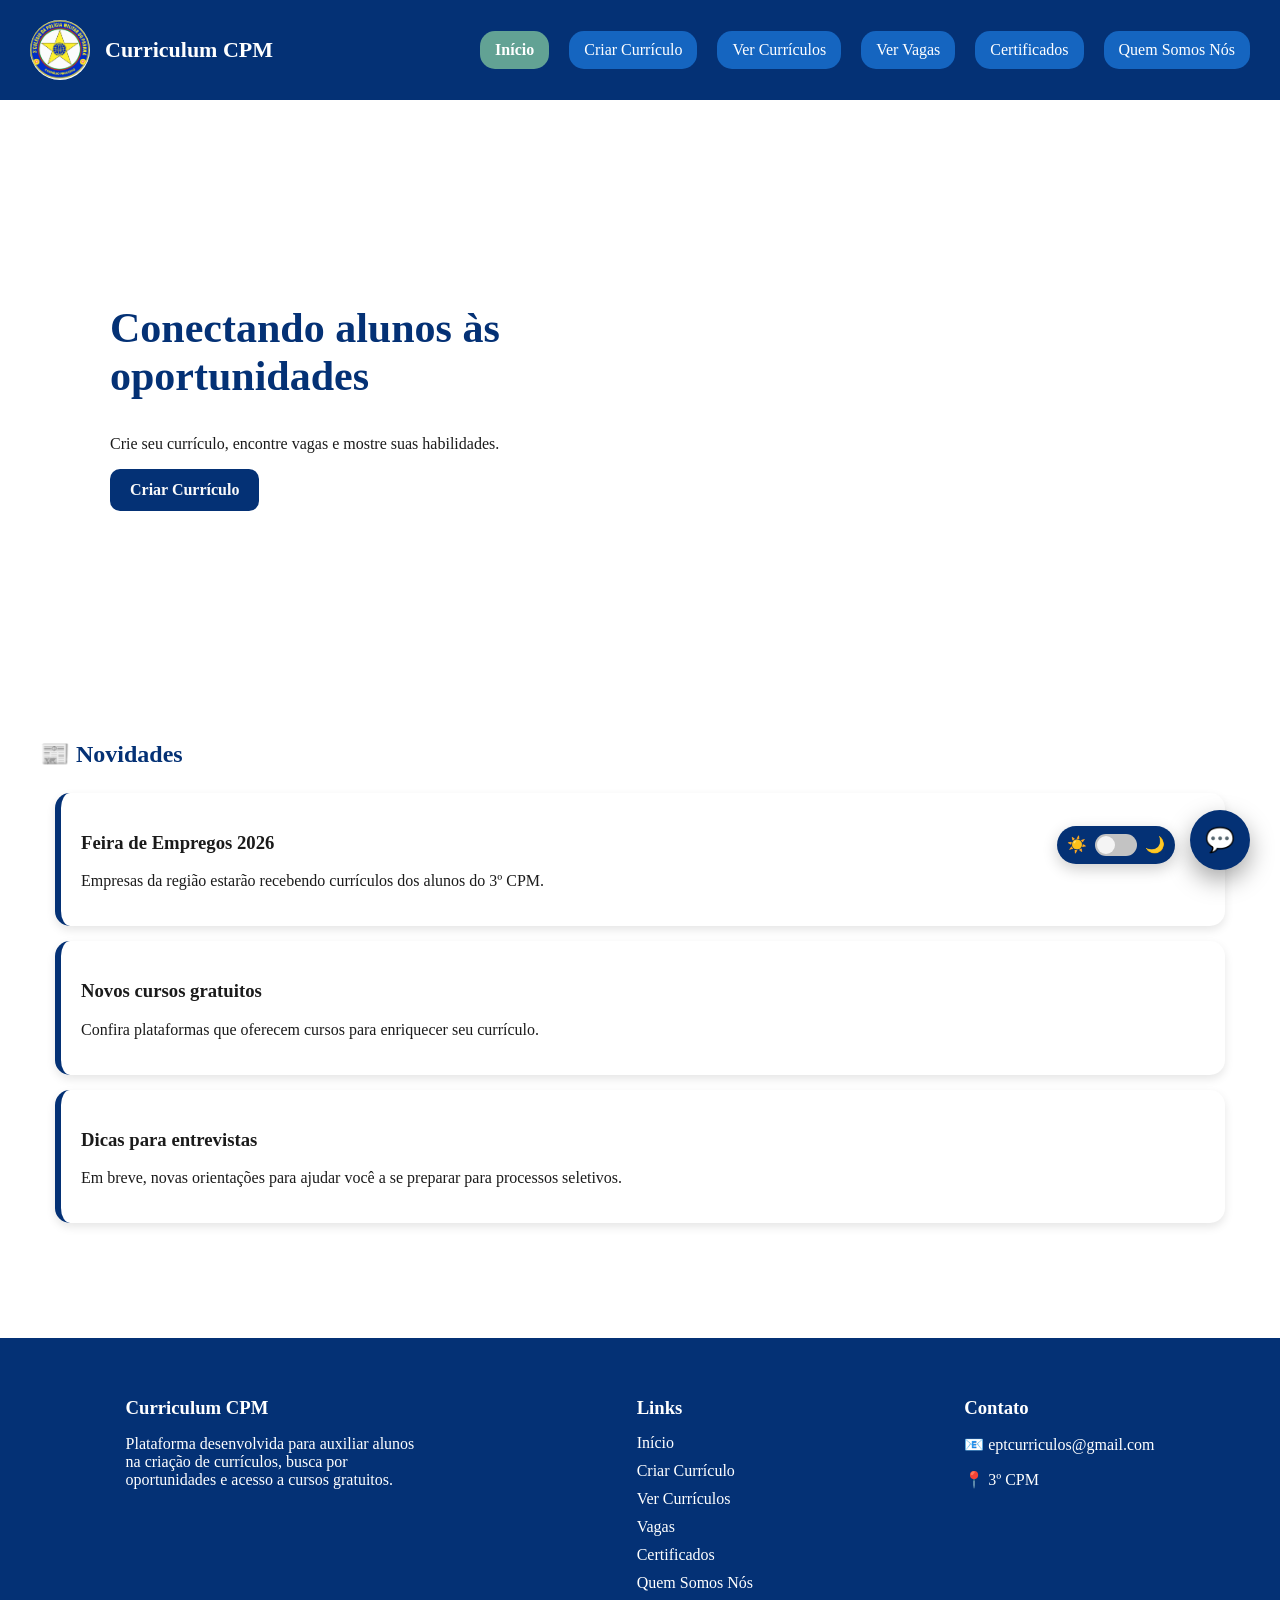
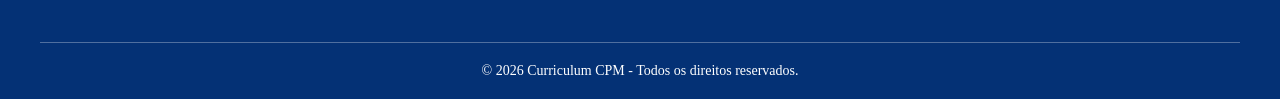
<file: index.html>
<!DOCTYPE html>
<html lang="pt-BR">
<head>
    <meta charset="UTF-8">
    <meta name="viewport" content="width=device-width, initial-scale=1.0">
    <title>Currículos Para Alunos 3cpm</title>
    <link rel="stylesheet" href="css/styles.css" />
  <link rel="stylesheet" href="css/site-chrome.css">
  <link rel="stylesheet" href="css/inicio.css">
  <link rel="stylesheet" href="css/chatbot.css">
</head>
  <body class="pagina-padrao">
    <header>
      <nav aria-label="Navegação principal">
        <div class="logo">
          <img src="logo3cpm.png" alt="Logo do 3º CPM">
          <p>Curriculum CPM</p>
        </div>

        <div class="menu">
          <a class="ativo" href="index.html" aria-current="page">Início</a>
          <a href="curriculo.html">Criar Currículo</a>
          <a href="vercurriculos.html">Ver Currículos</a>
          <a href="vagas.html">Ver Vagas</a>
          <a href="certificados.html">Certificados</a>
          <a href="quem-somos-nos.html">Quem Somos Nós</a>
        </div>
      </nav>
    </header>

    <main>
      <section class="banner">
        <div class="apresentacao">
          <h1>
            Conectando alunos às oportunidades
          </h1>

          <p>
            Crie seu currículo, encontre vagas e mostre suas habilidades.
          </p>

          <a class="botao-criar-curriculo" href="curriculo.html">Criar Currículo</a>
        </div>
      </section>

      <section class="novidades">
        <h2>📰 Novidades</h2>

        <article class="noticia">
          <h3>Feira de Empregos 2026</h3>
          <p>
            Empresas da região estarão recebendo currículos dos alunos do 3º CPM.
          </p>
        </article>

        <article class="noticia">
          <h3>Novos cursos gratuitos</h3>
          <p>
            Confira plataformas que oferecem cursos para enriquecer seu currículo.
          </p>
        </article>

        <article class="noticia">
          <h3>Dicas para entrevistas</h3>
          <p>
            Em breve, novas orientações para ajudar você a se preparar para processos seletivos.
          </p>
        </article>
      </section>
    </main>

    <footer>
      <div class="footer-container">
        <div class="footer-info">
          <h3>Curriculum CPM</h3>
          <p>
            Plataforma desenvolvida para auxiliar alunos na criação de currículos,
            busca por oportunidades e acesso a cursos gratuitos.
          </p>
        </div>

        <div class="footer-links">
          <h3>Links</h3>
          <a href="index.html">Início</a>
          <a href="curriculo.html">Criar Currículo</a>
          <a href="vercurriculos.html">Ver Currículos</a>
          <a href="vagas.html">Vagas</a>
          <a href="certificados.html">Certificados</a>
          <a href="quem-somos-nos.html">Quem Somos Nós</a>
        </div>

        <div class="footer-contato">
          <h3>Contato</h3>
          <p>📧 eptcurriculos@gmail.com</p>
          <p>📍 3º CPM</p>
        </div>
      </div>

      <hr>

      <p class="copyright">
        © 2026 Curriculum CPM - Todos os direitos reservados.
      </p>
    </footer>

    <button class="theme-toggle" type="button" aria-label="Ativar modo escuro" aria-pressed="false">
      <span class="theme-icon" aria-hidden="true">☀️</span>
      <span class="theme-track" aria-hidden="true"><span class="theme-thumb"></span></span>
      <span class="theme-icon" aria-hidden="true">🌙</span>
    </button>
    <button class="chatbot" type="button" aria-label="Abrir chat de atendimento"></button>
    <script src="js/chatbot.js"></script>
    <script src="js/main.js"></script>
  </body>
</html>
</file>
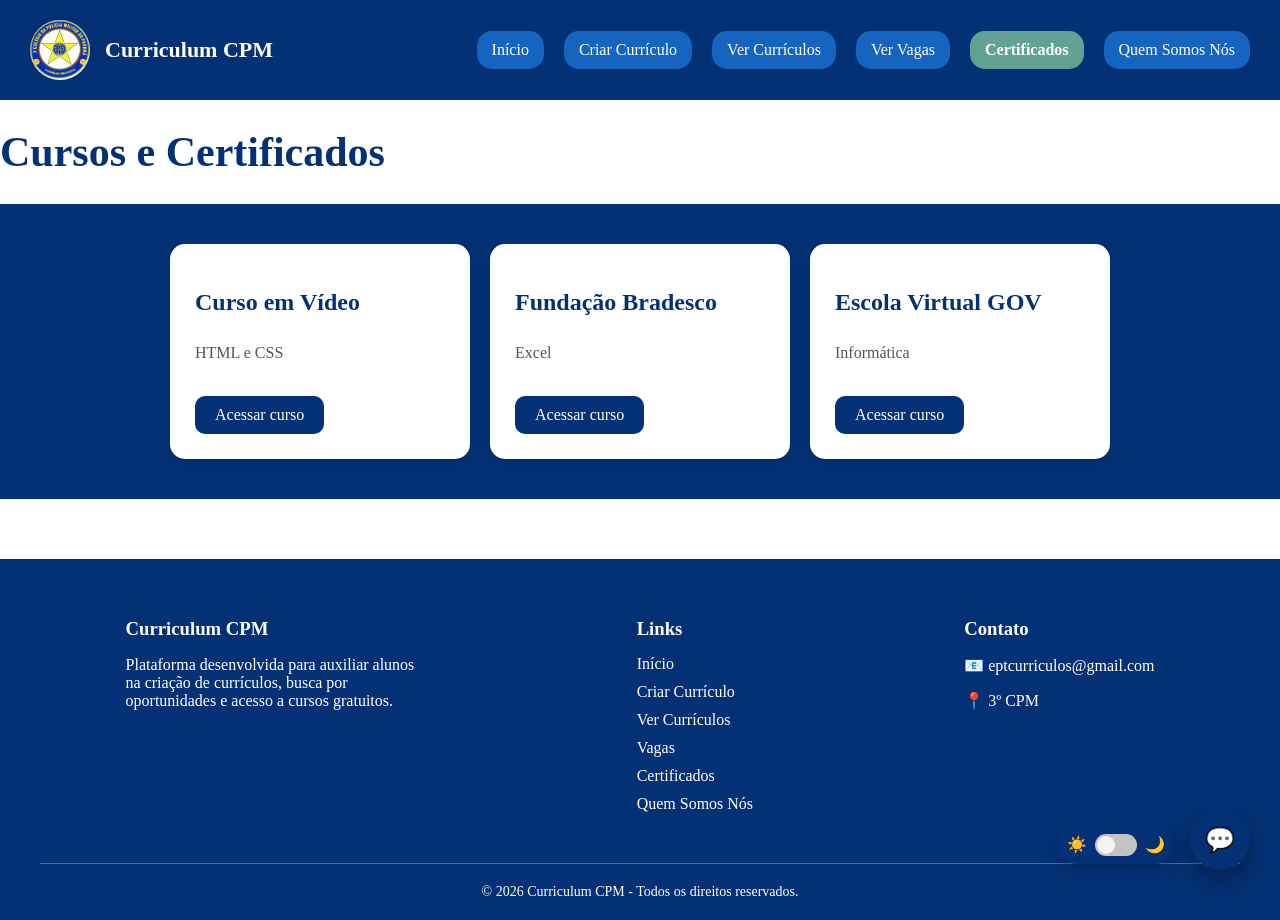
<file: certificados.html>
<!DOCTYPE html>
<html lang="pt-BR">
<head>
  <meta charset="UTF-8">
  <meta name="viewport" content="width=device-width, initial-scale=1.0">
  <title>Curriculum CPM</title>
  <link rel="stylesheet" href="css/styles.css">
    <link rel="stylesheet" href="css/site-chrome.css">
  <link rel="stylesheet" href="css/oportunidades.css">
  <link rel="stylesheet" href="css/chatbot.css">
</head>
  <body class="pagina-padrao">
    <header>
      <nav aria-label="Navegação principal">
        <div class="logo">
          <img src="logo3cpm.png" alt="Logo do 3º CPM">
          <p>Curriculum CPM</p>
        </div>

        <div class="menu">
          <a href="index.html">Início</a>
          <a href="curriculo.html">Criar Currículo</a>
          <a href="vercurriculos.html">Ver Currículos</a>
          <a href="vagas.html">Ver Vagas</a>
          <a class="ativo" href="certificados.html" aria-current="page">Certificados</a>
          <a href="quem-somos-nos.html">Quem Somos Nós</a>
        </div>
      </nav>
    </header>

    <main>
      <h1>Cursos e Certificados</h1>

      <section class="certificados">
        <div class="card">
          <h2>Curso em Vídeo</h2>
          <p>HTML e CSS</p>
          <a href="https://www.cursoemvideo.com/" target="_blank">Acessar curso</a>
        </div>

        <div class="card">
          <h2>Fundação Bradesco</h2>
          <p>Excel</p>
          <a href="https://www.ev.org.br/areas-de-interesse" target="_blank">Acessar curso</a>
        </div>

        <div class="card">
          <h2>Escola Virtual GOV</h2>
          <p>Informática</p>
          <a href="https://aprendamais.mec.gov.br/course/index.php?categoryid=8%22%3EAcessar" target="_blank">Acessar curso</a>
        </div>
      </section>
    </main>

    <footer>
      <div class="footer-container">
        <div class="footer-info">
          <h3>Curriculum CPM</h3>
          <p>
            Plataforma desenvolvida para auxiliar alunos na criação de currículos,
            busca por oportunidades e acesso a cursos gratuitos.
          </p>
        </div>

        <div class="footer-links">
          <h3>Links</h3>
          <a href="index.html">Início</a>
          <a href="curriculo.html">Criar Currículo</a>
          <a href="vercurriculos.html">Ver Currículos</a>
          <a href="vagas.html">Vagas</a>
          <a href="certificados.html">Certificados</a>
          <a href="quem-somos-nos.html">Quem Somos Nós</a>
        </div>

        <div class="footer-contato">
          <h3>Contato</h3>
          <p>📧 eptcurriculos@gmail.com</p>
          <p>📍 3º CPM</p>
        </div>
      </div>

      <hr>

      <p class="copyright">
        © 2026 Curriculum CPM - Todos os direitos reservados.
      </p>
    </footer>

    <button class="theme-toggle" type="button" aria-label="Ativar modo escuro" aria-pressed="false">
      <span class="theme-icon" aria-hidden="true">☀️</span>
      <span class="theme-track" aria-hidden="true"><span class="theme-thumb"></span></span>
      <span class="theme-icon" aria-hidden="true">🌙</span>
    </button>
    <button class="chatbot" type="button" aria-label="Abrir chat de atendimento"></button>
    <script src="js/chatbot.js"></script>
    <script src="js/main.js"></script>
  </body>
</html>
</file>
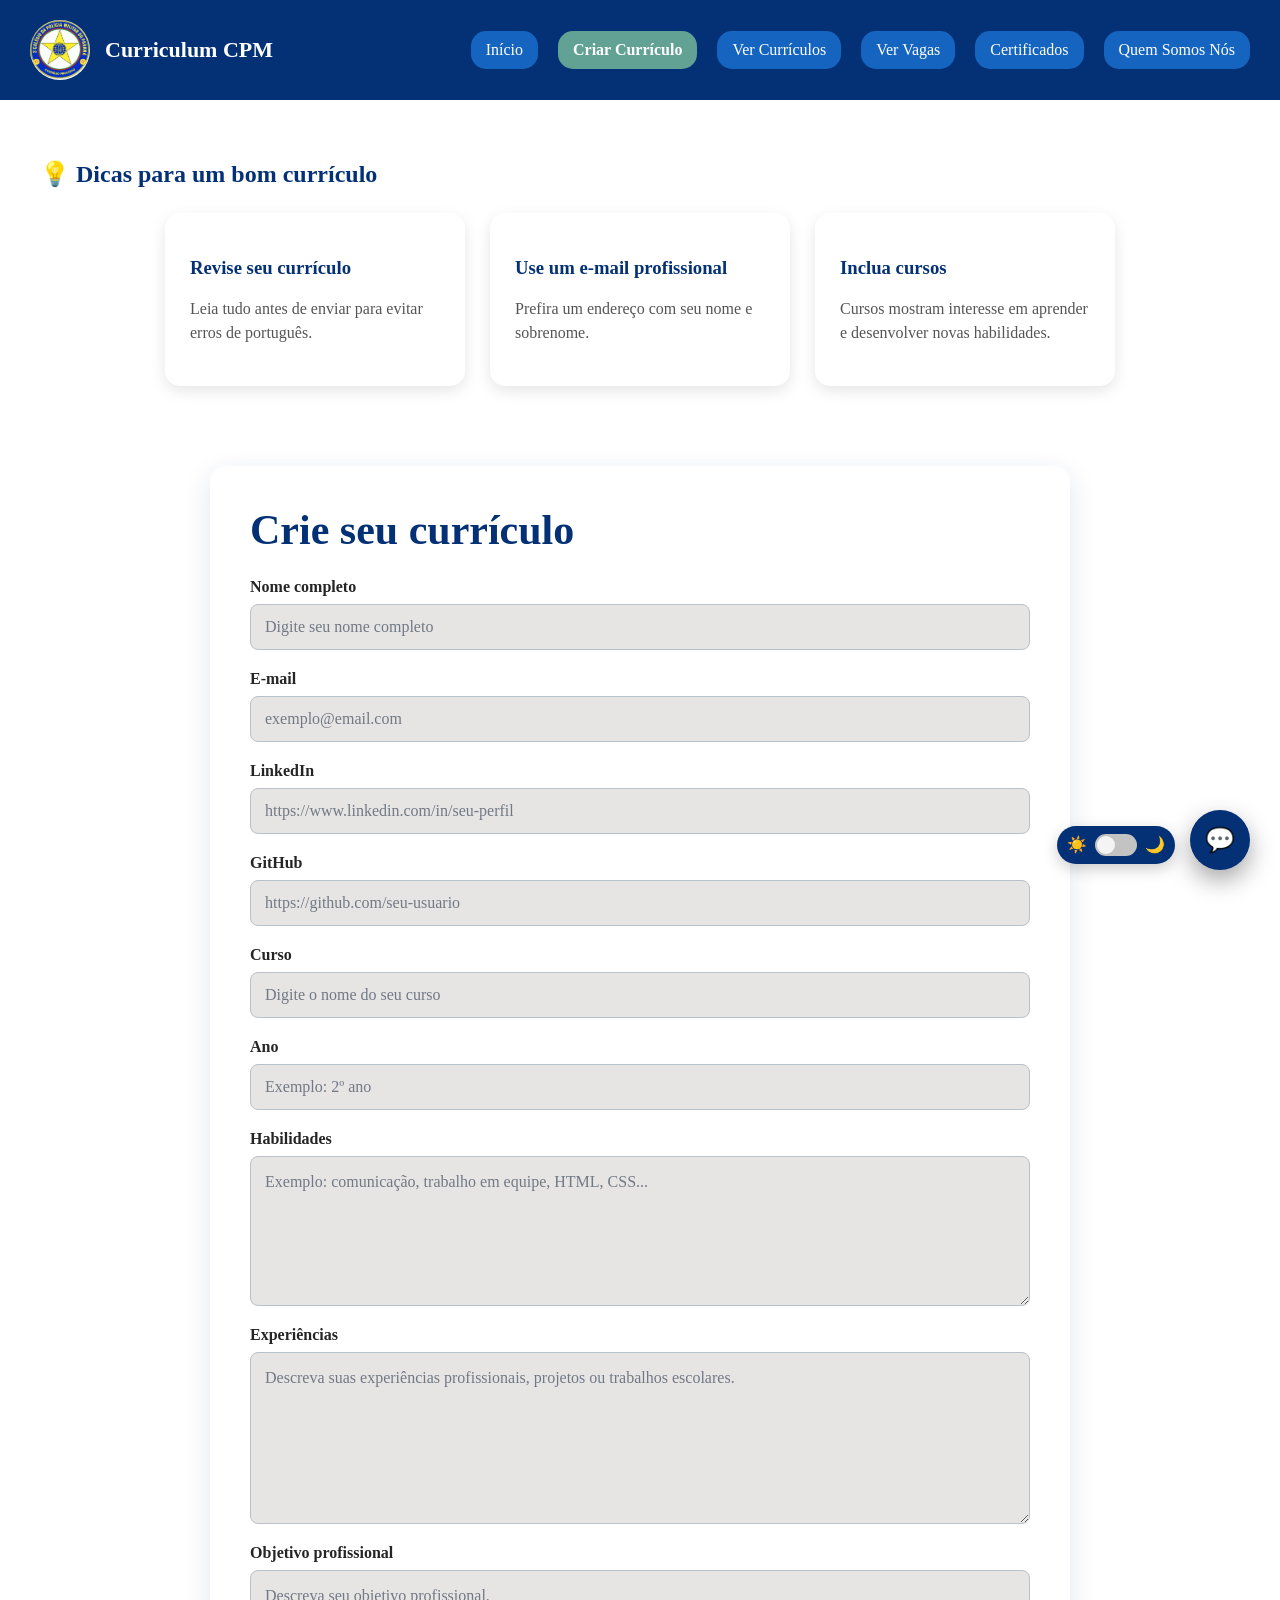
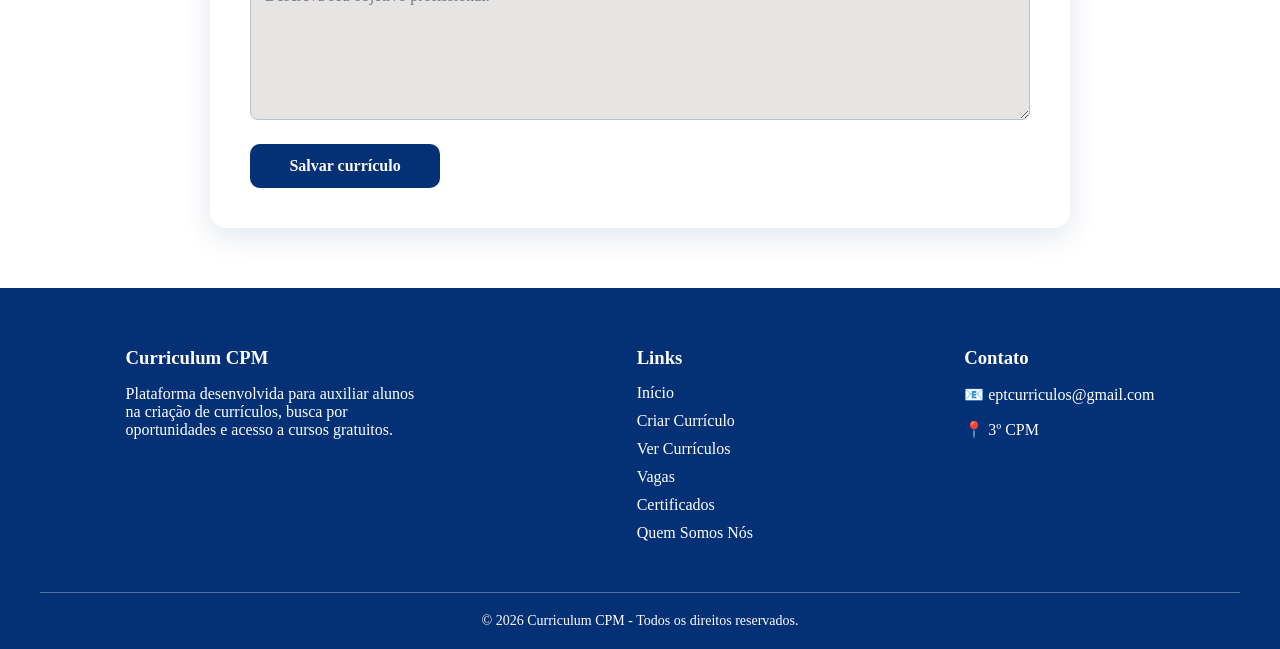
<file: curriculo.html>
<!DOCTYPE html>
<html lang="pt-BR">
<head>
  <meta charset="UTF-8">
  <meta name="viewport" content="width=device-width, initial-scale=1.0">
  <title>Curriculum CPM</title>
  <link rel="stylesheet" href="css/styles.css">
    <link rel="stylesheet" href="css/site-chrome.css">
  <link rel="stylesheet" href="css/curriculo.css">
  <link rel="stylesheet" href="css/chatbot.css">
</head>
  <body class="pagina-padrao">
    <header>
      <nav aria-label="Navegação principal">
        <div class="logo">
          <img src="logo3cpm.png" alt="Logo do 3º CPM">
          <p>Curriculum CPM</p>
        </div>

        <div class="menu">
          <a href="index.html">Início</a>
          <a class="ativo" href="curriculo.html" aria-current="page">Criar Currículo</a>
          <a href="vercurriculos.html">Ver Currículos</a>
          <a href="vagas.html">Ver Vagas</a>
          <a href="certificados.html">Certificados</a>
          <a href="quem-somos-nos.html">Quem Somos Nós</a>
        </div>
      </nav>
    </header>

    <main>
      <section class="dicas">
        <h2>💡 Dicas para um bom currículo</h2>

        <div class="cards">
          <div class="card">
            <h3>Revise seu currículo</h3>
            <p>
              Leia tudo antes de enviar para evitar erros de português.
            </p>
          </div>

          <div class="card">
            <h3>Use um e-mail profissional</h3>
            <p>
              Prefira um endereço com seu nome e sobrenome.
            </p>
          </div>

          <div class="card">
            <h3>Inclua cursos</h3>
            <p>
              Cursos mostram interesse em aprender e desenvolver novas habilidades.
            </p>
          </div>
        </div>
      </section>

      <section class="curriculo">
        <h1>Crie seu currículo</h1>

        <form action="https://formspree.io/f/xeeykpoe" method="POST">
          <label for="nome">Nome completo</label>
          <input type="text" id="nome" name="nome_completo" placeholder="Digite seu nome completo" required>

          <label for="email">E-mail</label>
          <input type="email" id="email" name="email" placeholder="exemplo@email.com" required>

          <label for="linkedin">LinkedIn</label>
          <input type="url" id="linkedin" name="linkedin" placeholder="https://www.linkedin.com/in/seu-perfil">

          <label for="github">GitHub</label>
          <input type="url" id="github" name="github" placeholder="https://github.com/seu-usuario">

          <label for="curso">Curso</label>
          <input type="text" id="curso" name="curso" placeholder="Digite o nome do seu curso" required>

          <label for="ano">Ano</label>
          <input type="text" id="ano" name="ano" placeholder="Exemplo: 2º ano" required>

          <label for="habilidades">Habilidades</label>
          <textarea id="habilidades" name="habilidades" rows="5" placeholder="Exemplo: comunicação, trabalho em equipe, HTML, CSS..." required></textarea>

          <label for="experiencias">Experiências</label>
          <textarea id="experiencias" name="experiencias" rows="6" placeholder="Descreva suas experiências profissionais, projetos ou trabalhos escolares."></textarea>

          <label for="objetivo">Objetivo profissional</label>
          <textarea id="objetivo" name="objetivo_profissional" rows="5" placeholder="Descreva seu objetivo profissional." required></textarea>

          <input type="hidden" name="_subject" value="Novo currículo enviado pelo site">

          <button type="submit" class="botao-criar-curriculo">Salvar currículo</button>
        </form>
      </section>
    </main>

    <footer>
      <div class="footer-container">
        <div class="footer-info">
          <h3>Curriculum CPM</h3>
          <p>
            Plataforma desenvolvida para auxiliar alunos na criação de currículos,
            busca por oportunidades e acesso a cursos gratuitos.
          </p>
        </div>

        <div class="footer-links">
          <h3>Links</h3>
          <a href="index.html">Início</a>
          <a href="curriculo.html">Criar Currículo</a>
          <a href="vercurriculos.html">Ver Currículos</a>
          <a href="vagas.html">Vagas</a>
          <a href="certificados.html">Certificados</a>
          <a href="quem-somos-nos.html">Quem Somos Nós</a>
        </div>

        <div class="footer-contato">
          <h3>Contato</h3>
          <p>📧 eptcurriculos@gmail.com</p>
          <p>📍 3º CPM</p>
        </div>
      </div>

      <hr>

      <p class="copyright">
        © 2026 Curriculum CPM - Todos os direitos reservados.
      </p>
    </footer>

    <button class="theme-toggle" type="button" aria-label="Ativar modo escuro" aria-pressed="false">
      <span class="theme-icon" aria-hidden="true">☀️</span>
      <span class="theme-track" aria-hidden="true"><span class="theme-thumb"></span></span>
      <span class="theme-icon" aria-hidden="true">🌙</span>
    </button>
    <button class="chatbot" type="button" aria-label="Abrir chat de atendimento"></button>
    <script src="js/chatbot.js"></script>
    <script src="js/main.js"></script>
  </body>
</html>
</file>
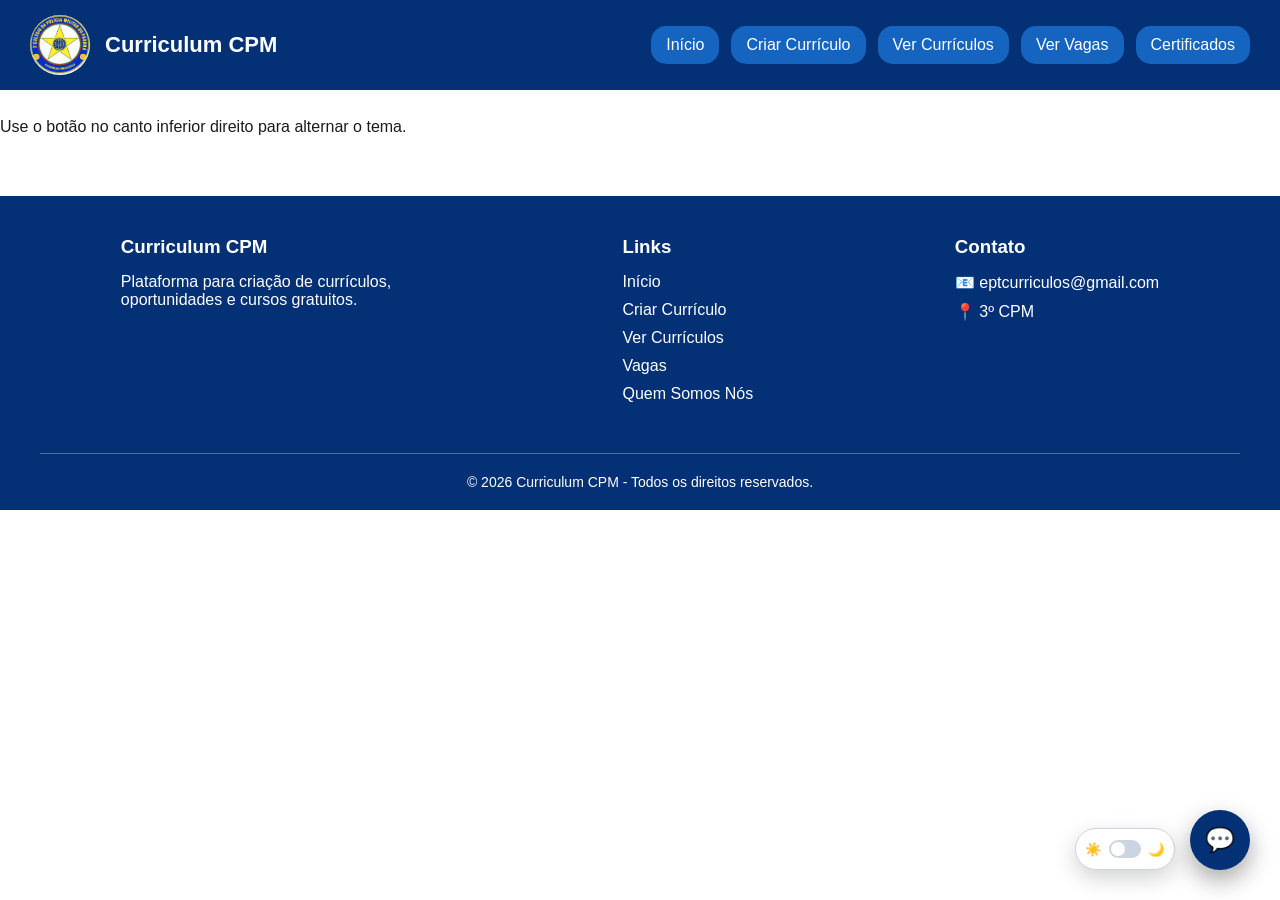
<file: dark_light.html>
<!DOCTYPE html>
<html lang="pt-BR">
<head>
    <meta charset="UTF-8">
    <meta name="viewport" content="width=device-width, initial-scale=1.0">
   <link rel="stylesheet" href="css/dark_light.css"/>
   <link rel="stylesheet" href="css/site-chrome.css">
    <title>Modo escuro e modo claro</title>
  <link rel="stylesheet" href="css/chatbot.css">
</head>
<body class="pagina-complementar">
    <header class="site-chrome"><nav aria-label="Navegação principal"><a class="logo" href="index.html"><img src="logo3cpm.png" alt="Logo do 3º CPM"><span>Curriculum CPM</span></a><div class="menu"><a href="index.html">Início</a><a href="curriculo.html">Criar Currículo</a><a href="vercurriculos.html">Ver Currículos</a><a href="vagas.html">Ver Vagas</a><a href="certificados.html">Certificados</a></div></nav></header>
    <main><section><h1>Modo claro e escuro</h1><p>Use o botão no canto inferior direito para alternar o tema.</p></section></main>
    <footer class="site-footer-standard"><div class="footer-container"><div><h3>Curriculum CPM</h3><p>Plataforma para criação de currículos, oportunidades e cursos gratuitos.</p></div><div class="footer-links"><h3>Links</h3><a href="index.html">Início</a><a href="curriculo.html">Criar Currículo</a><a href="vercurriculos.html">Ver Currículos</a><a href="vagas.html">Vagas</a><a href="quem-somos-nos.html">Quem Somos Nós</a></div><div><h3>Contato</h3><p>📧 eptcurriculos@gmail.com</p><p>📍 3º CPM</p></div></div><hr><p class="copyright">© 2026 Curriculum CPM - Todos os direitos reservados.</p></footer>

    <button class="theme-toggle" type="button" aria-label="Ativar modo escuro" aria-pressed="false">
      <span class="theme-icon" aria-hidden="true">☀️</span>
      <span class="theme-track" aria-hidden="true"><span class="theme-thumb"></span></span>
      <span class="theme-icon" aria-hidden="true">🌙</span>
    </button>
    <button class="chatbot" type="button" aria-label="Abrir chat de atendimento"></button>
    <script src="js/chatbot.js"></script>
    <script src="js/main.js"></script>
</body>
</html>
</file>
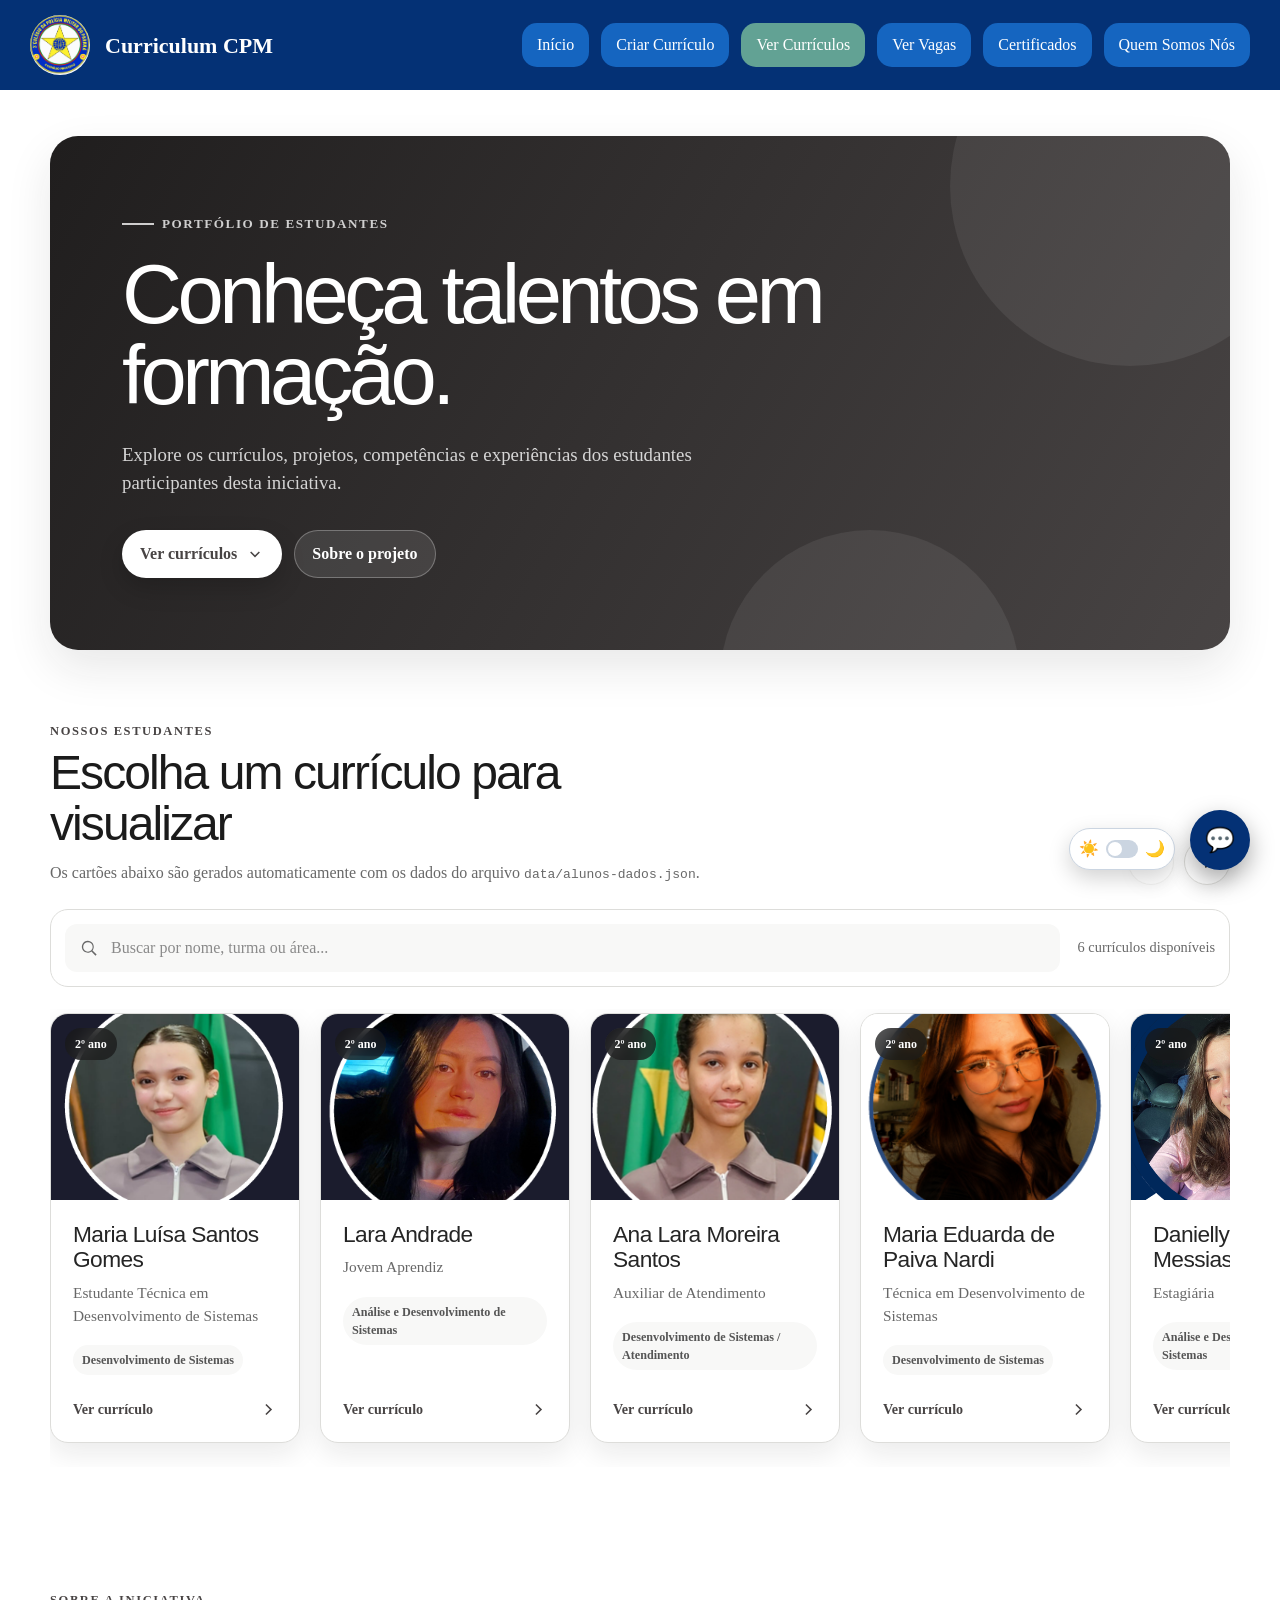
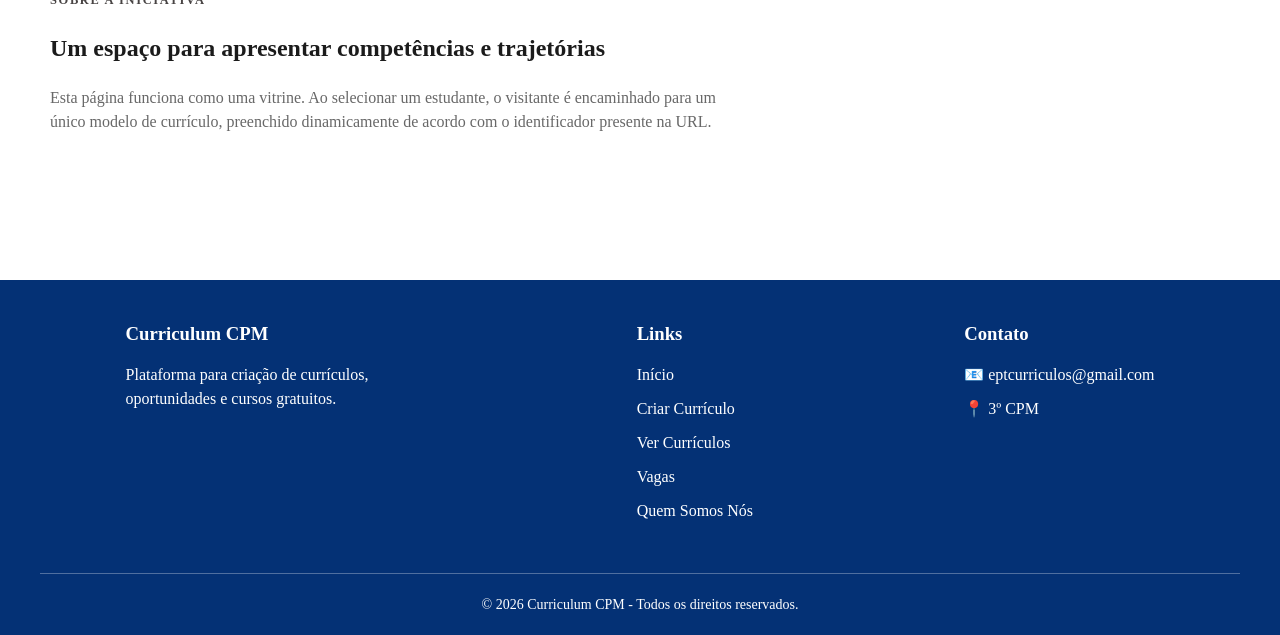
<file: modelo-curriculos.html>
<!DOCTYPE html>
<html lang="pt-BR">
<head>
  <meta charset="UTF-8">
  <meta name="viewport" content="width=device-width, initial-scale=1.0">
  <meta
    name="description"
    content="Vitrine de currículos de estudantes do projeto."
  >
  <title>Curriculum CPM</title>

  <link rel="stylesheet" href="css/modelo-curriculos.css">
  <link rel="stylesheet" href="css/site-chrome.css">
  <link rel="stylesheet" href="css/chatbot.css">
</head>

<body class="pagina-complementar">
  <header class="site-chrome">
    <nav aria-label="Navegação principal">
      <a class="logo" href="index.html">
        <img src="logo3cpm.png" alt="Logo do 3º CPM">
        <span>Curriculum CPM</span>
      </a>
      <div class="menu">
        <a href="index.html">Início</a>
        <a href="curriculo.html">Criar Currículo</a>
        <a class="ativo" href="vercurriculos.html" aria-current="page">Ver Currículos</a>
        <a href="vagas.html">Ver Vagas</a>
        <a href="certificados.html">Certificados</a>
        <a href="quem-somos-nos.html">Quem Somos Nós</a>
      </div>
    </nav>
  </header>

  <main>
    <section class="hero">
      <div class="container">
        <div class="hero-panel">
          <div class="hero-content">
            <p class="eyebrow">Portfólio de estudantes</p>
            <h1>Conheça talentos em formação.</h1>
            <p class="hero-description">
              Explore os currículos, projetos, competências e experiências dos estudantes
              participantes desta iniciativa.
            </p>

            <div class="hero-actions">
              <a class="button button-primary" href="#curriculos">
                Ver currículos
                <svg viewBox="0 0 24 24" aria-hidden="true">
                  <path d="M12 16.5 5.5 10l1.4-1.4 5.1 5.1 5.1-5.1 1.4 1.4-6.5 6.5Z"/>
                </svg>
              </a>

              <a class="button button-secondary" href="#sobre-projeto">
                Sobre o projeto
              </a>
            </div>
          </div>
        </div>
      </div>
    </section>

    <section id="curriculos" class="students-section" aria-labelledby="titulo-curriculos">
      <div class="container">
        <div class="section-heading">
          <div class="section-heading-copy">
            <p class="section-kicker">Nossos estudantes</p>
            <h2 id="titulo-curriculos">Escolha um currículo para visualizar</h2>
            <p class="section-description">
              Os cartões abaixo são gerados automaticamente com os dados do arquivo
              <code>data/alunos-dados.json</code>.
            </p>
          </div>

          <div class="carousel-actions" aria-label="Controles do carrossel">
            <button
              id="btn-anterior"
              class="carousel-button"
              type="button"
              aria-label="Mostrar currículos anteriores"
            >
              <svg viewBox="0 0 24 24" aria-hidden="true">
                <path d="m14.7 6.3-1.4-1.4L6.2 12l7.1 7.1 1.4-1.4L9 12l5.7-5.7Z"/>
              </svg>
            </button>

            <button
              id="btn-proximo"
              class="carousel-button"
              type="button"
              aria-label="Mostrar próximos currículos"
            >
              <svg viewBox="0 0 24 24" aria-hidden="true">
                <path d="m9.3 17.7 1.4 1.4 7.1-7.1-7.1-7.1-1.4 1.4L15 12l-5.7 5.7Z"/>
              </svg>
            </button>
          </div>
        </div>

        <div class="toolbar">
          <label class="search-box" for="busca-aluno">
            <svg viewBox="0 0 24 24" aria-hidden="true">
              <path d="m21 19.6-5.2-5.2a7.5 7.5 0 1 0-1.4 1.4l5.2 5.2 1.4-1.4ZM4 10a6 6 0 1 1 12 0 6 6 0 0 1-12 0Z"/>
            </svg>
            <input
              id="busca-aluno"
              aria-label="Buscar por nome, turma ou área"
              type="search"
              placeholder="Buscar por nome, turma ou área..."
              autocomplete="off"
            >
          </label>

          <p id="status-resultados" class="results-status" aria-live="polite">
            Carregando currículos...
          </p>
        </div>

        <div class="carousel">
          <div
            id="lista-alunos"
            class="carousel-track"
            aria-label="Lista de currículos"
            tabindex="0"
          ></div>
        </div>

        <div id="mensagem-vazia" class="message" role="status">
          <strong>Nenhum estudante encontrado.</strong>
          Tente pesquisar usando outro nome, turma ou área de interesse.
        </div>

        <p id="aviso-dados" class="data-warning">
          O arquivo <strong>data/alunos-dados.json</strong> não pôde ser carregado.
          Dados de demonstração foram exibidos. Para testar o JSON, abra o projeto
          com o Live Server do VS Code.
        </p>
      </div>
    </section>

    <section id="sobre-projeto" class="students-section" aria-labelledby="titulo-projeto">
      <div class="container">
        <div class="section-heading-copy">
          <p class="section-kicker">Sobre a iniciativa</p>
          <h2 id="titulo-projeto">Um espaço para apresentar competências e trajetórias</h2>
          <p class="section-description">
            Esta página funciona como uma vitrine. Ao selecionar um estudante,
            o visitante é encaminhado para um único modelo de currículo, preenchido
            dinamicamente de acordo com o identificador presente na URL.
          </p>
        </div>
      </div>
    </section>
  </main>

  <footer class="site-footer-standard">
    <div class="footer-container">
      <div><h3>Curriculum CPM</h3><p>Plataforma para criação de currículos, oportunidades e cursos gratuitos.</p></div>
      <div class="footer-links"><h3>Links</h3><a href="index.html">Início</a><a href="curriculo.html">Criar Currículo</a><a href="vercurriculos.html">Ver Currículos</a><a href="vagas.html">Vagas</a><a href="quem-somos-nos.html">Quem Somos Nós</a></div>
      <div><h3>Contato</h3><p>📧 eptcurriculos@gmail.com</p><p>📍 3º CPM</p></div>
    </div>
    <hr><p class="copyright">© 2026 Curriculum CPM - Todos os direitos reservados.</p>
  </footer>

  <script src="js/modelo-curriculos.js"></script>
  <button class="theme-toggle" type="button" aria-label="Ativar modo escuro" aria-pressed="false">
    <span class="theme-icon" aria-hidden="true">☀️</span>
    <span class="theme-track" aria-hidden="true"><span class="theme-thumb"></span></span>
    <span class="theme-icon" aria-hidden="true">🌙</span>
  </button>
  <button class="chatbot" type="button" aria-label="Abrir chat de atendimento"></button>
  <script src="js/chatbot.js"></script>
  <script src="js/main.js"></script>
</body>
</html>
</file>
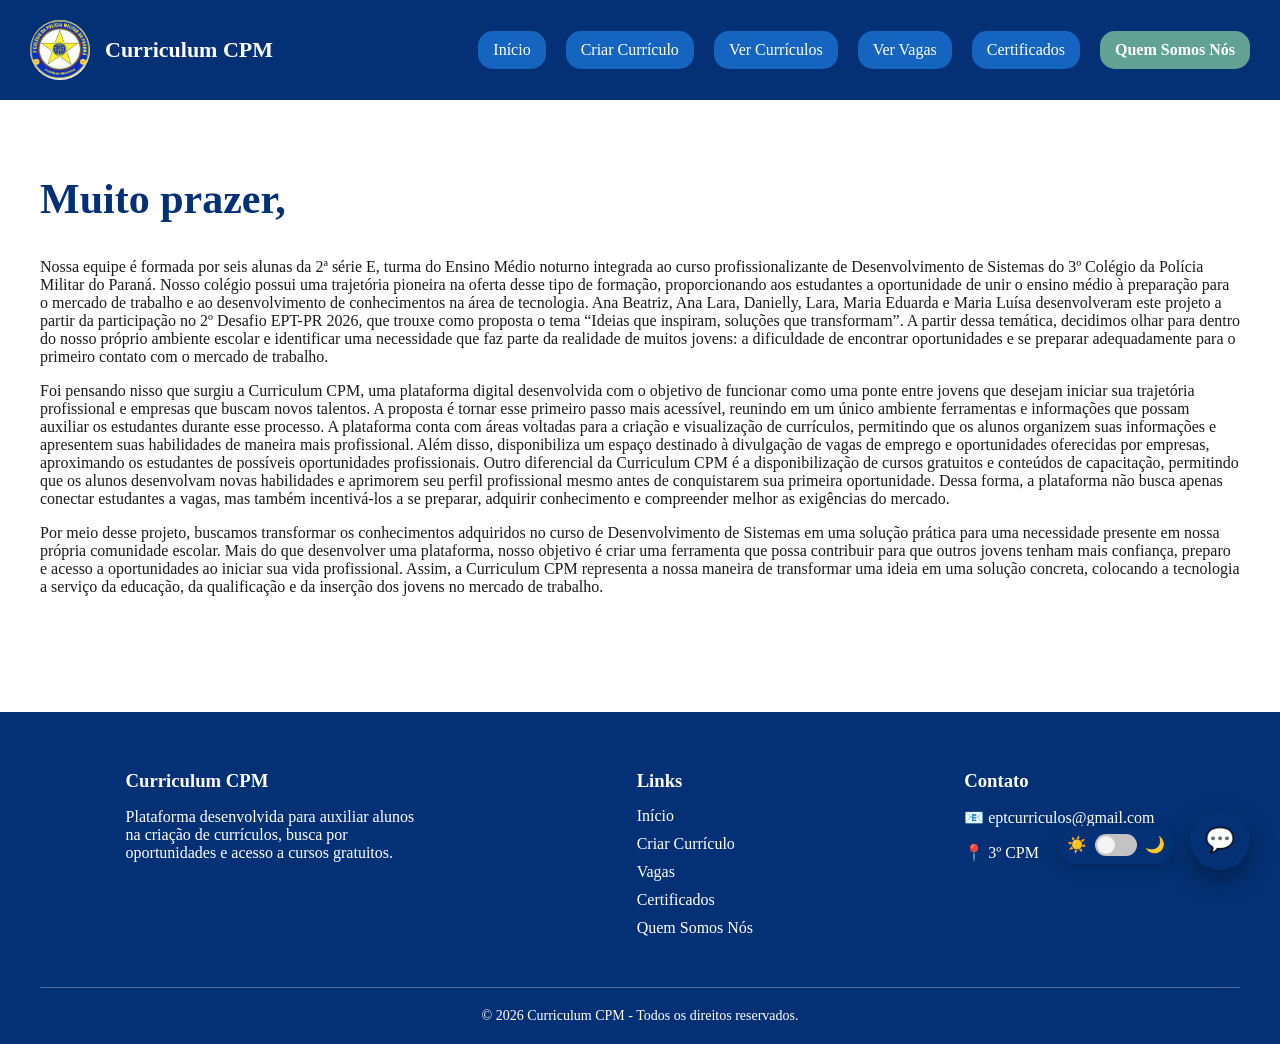
<file: quem-somos-nos.html>
<!DOCTYPE html>
<html lang="pt-BR">
<head>
    <meta charset="UTF-8">
    <meta name="viewport" content="width=device-width, initial-scale=1.0">
    <title>Quem Somos Nós</title>
    <link rel="stylesheet" href="css/styles.css">
  <link rel="stylesheet" href="css/site-chrome.css">
  <link rel="stylesheet" href="css/chatbot.css">
</head>
<body class="pagina-padrao">
<header>
      <nav aria-label="Navegação principal">
        <div class="logo">
          <img src="logo3cpm.png" alt="Logo do 3º CPM">
          <p>Curriculum CPM</p>
        </div>

        <div class="menu">
          <a href="index.html">Início</a>
          <a href="curriculo.html">Criar Currículo</a>
          <a href="vercurriculos.html">Ver Currículos</a>
          <a href="vagas.html">Ver Vagas</a>
          <a href="certificados.html">Certificados</a>
          <a class="ativo" href="quem-somos-nos.html" aria-current="page">Quem Somos Nós</a>
        </div>
      </nav>
    </header>

    <section>
        <h1> Muito prazer, </h1>
        <p>
            Nossa equipe é formada por seis alunas da 2ª série E, turma do Ensino Médio noturno integrada ao curso profissionalizante de Desenvolvimento de Sistemas do 3º Colégio da Polícia Militar do Paraná. Nosso colégio possui uma trajetória pioneira na oferta desse tipo de formação, proporcionando aos estudantes a oportunidade de unir o ensino médio à preparação para o mercado de trabalho e ao desenvolvimento de conhecimentos na área de tecnologia.
            Ana Beatriz, Ana Lara, Danielly, Lara, Maria Eduarda e Maria Luísa desenvolveram este projeto a partir da participação no 2º Desafio EPT-PR 2026, que trouxe como proposta o tema “Ideias que inspiram, soluções que transformam”. A partir dessa temática, decidimos olhar para dentro do nosso próprio ambiente escolar e identificar uma necessidade que faz parte da realidade de muitos jovens: a dificuldade de encontrar oportunidades e se preparar adequadamente para o primeiro contato com o mercado de trabalho.

        </p>
        <p>
            Foi pensando nisso que surgiu a Curriculum CPM, uma plataforma digital desenvolvida com o objetivo de funcionar como uma ponte entre jovens que desejam iniciar sua trajetória profissional e empresas que buscam novos talentos. A proposta é tornar esse primeiro passo mais acessível, reunindo em um único ambiente ferramentas e informações que possam auxiliar os estudantes durante esse processo.
            A plataforma conta com áreas voltadas para a criação e visualização de currículos, permitindo que os alunos organizem suas informações e apresentem suas habilidades de maneira mais profissional. Além disso, disponibiliza um espaço destinado à divulgação de vagas de emprego e oportunidades oferecidas por empresas, aproximando os estudantes de possíveis oportunidades profissionais.
            Outro diferencial da Curriculum CPM é a disponibilização de cursos gratuitos e conteúdos de capacitação, permitindo que os alunos desenvolvam novas habilidades e aprimorem seu perfil profissional mesmo antes de conquistarem sua primeira oportunidade. Dessa forma, a plataforma não busca apenas conectar estudantes a vagas, mas também incentivá-los a se preparar, adquirir conhecimento e compreender melhor as exigências do mercado.
        </p>
        <p>
            Por meio desse projeto, buscamos transformar os conhecimentos adquiridos no curso de Desenvolvimento de Sistemas em uma solução prática para uma necessidade presente em nossa própria comunidade escolar. Mais do que desenvolver uma plataforma, nosso objetivo é criar uma ferramenta que possa contribuir para que outros jovens tenham mais confiança, preparo e acesso a oportunidades ao iniciar sua vida profissional.
            Assim, a Curriculum CPM representa a nossa maneira de transformar uma ideia em uma solução concreta, colocando a tecnologia a serviço da educação, da qualificação e da inserção dos jovens no mercado de trabalho.
        </p> 
    
        
    </section>

        <footer>
      <div class="footer-container">
        <div class="footer-info">
          <h3>Curriculum CPM</h3>
          <p>
            Plataforma desenvolvida para auxiliar alunos na criação de currículos,
            busca por oportunidades e acesso a cursos gratuitos.
          </p>
        </div>

        <div class="footer-links">
          <h3>Links</h3>
          <a href="index.html">Início</a>
          <a href="curriculo.html">Criar Currículo</a>
          <a href="vagas.html">Vagas</a>
          <a href="certificados.html">Certificados</a>
          <a href="quem-somos-nos.html">Quem Somos Nós</a>
        </div>

        <div class="footer-contato">
          <h3>Contato</h3>
          <p>📧 eptcurriculos@gmail.com</p>
          <p>📍 3º CPM</p>
        </div>
      </div>

      <hr>

      <p class="copyright">
        © 2026 Curriculum CPM - Todos os direitos reservados.
      </p>
    </footer>
    <button class="theme-toggle" type="button" aria-label="Ativar modo escuro" aria-pressed="false">
      <span class="theme-icon" aria-hidden="true">☀️</span>
      <span class="theme-track" aria-hidden="true"><span class="theme-thumb"></span></span>
      <span class="theme-icon" aria-hidden="true">🌙</span>
</button>
  <button class="chatbot" type="button" aria-label="Abrir chat de atendimento"></button>
  <script src="js/chatbot.js"></script>
  <script src="js/main.js"></script>
</body>
</html>
</file>
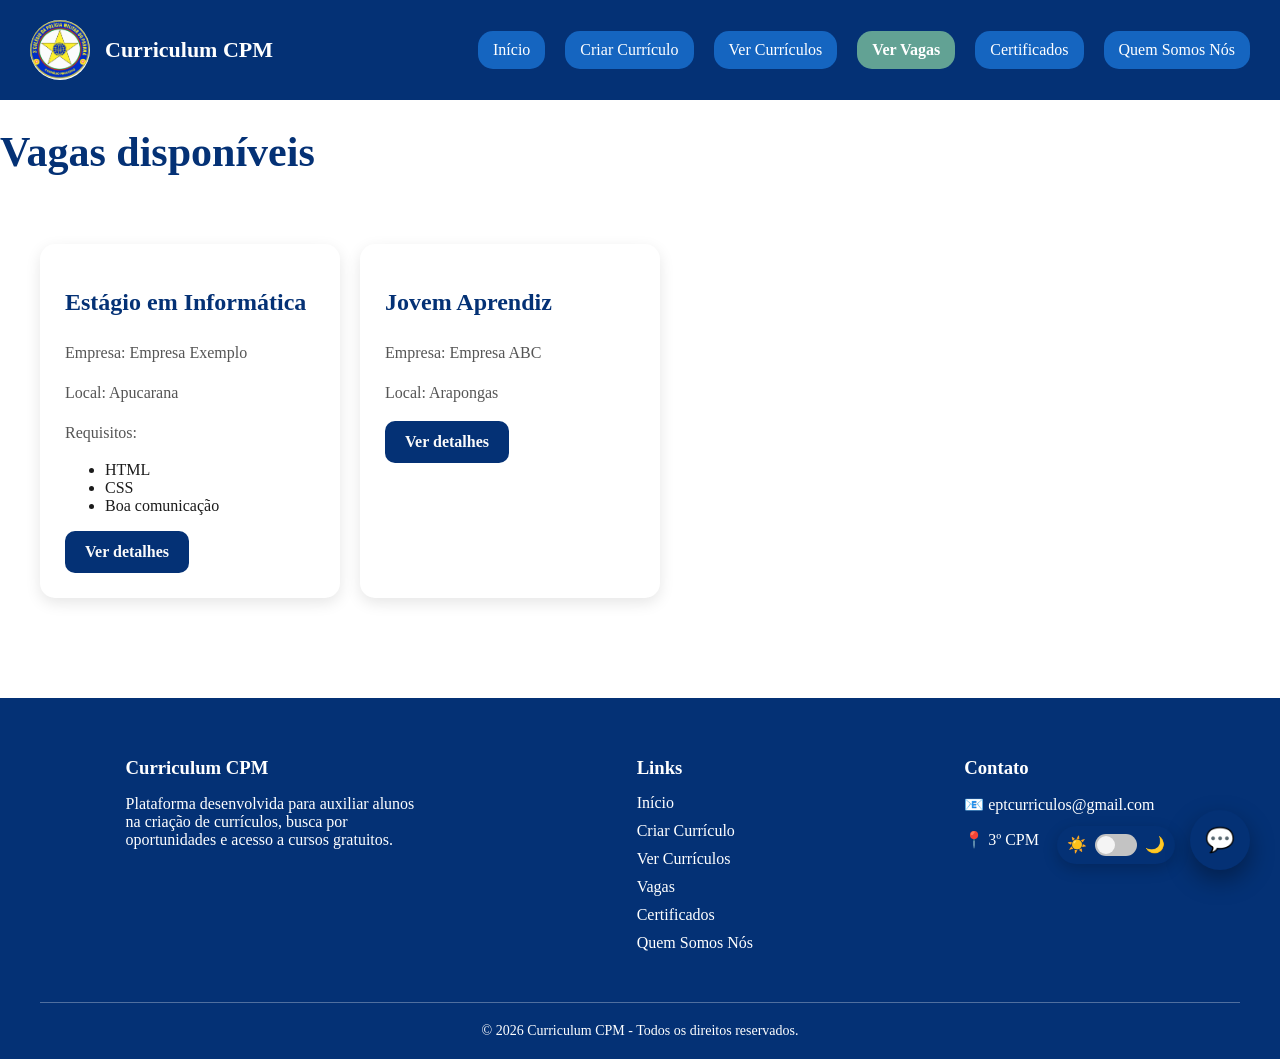
<file: vagas.html>
<!DOCTYPE html>
<html lang="pt-BR">
<head>
  <meta charset="UTF-8">
  <meta name="viewport" content="width=device-width, initial-scale=1.0">
  <title>Vagas 3º CPM</title>
  <link rel="stylesheet" href="css/styles.css">
    <link rel="stylesheet" href="css/site-chrome.css">
  <link rel="stylesheet" href="css/oportunidades.css">
  <link rel="stylesheet" href="css/chatbot.css">
</head>
  <body class="pagina-padrao">
    <header>
      <nav aria-label="Navegação principal">
        <div class="logo">
          <img src="logo3cpm.png" alt="Logo do 3º CPM">
          <p>Curriculum CPM</p>
        </div>

        <div class="menu">
          <a href="index.html">Início</a>
          <a href="curriculo.html">Criar Currículo</a>
          <a href="vercurriculos.html">Ver Currículos</a>
          <a class="ativo" href="vagas.html" aria-current="page">Ver Vagas</a>
          <a href="certificados.html">Certificados</a>
          <a href="quem-somos-nos.html">Quem Somos Nós</a>
        </div>
      </nav>
    </header>

    <main>
      <h1>Vagas disponíveis</h1>

      <section class="vagas">
        <div class="card">
          <h2>Estágio em Informática</h2>
          <p>Empresa: Empresa Exemplo</p>
          <p>Local: Apucarana</p>
          <p>Requisitos:</p>

          <ul>
            <li>HTML</li>
            <li>CSS</li>
            <li>Boa comunicação</li>
          </ul>

          <button class="botao-criar-curriculo">Ver detalhes</button>
        </div>

        <div class="card">
          <h2>Jovem Aprendiz</h2>
          <p>Empresa: Empresa ABC</p>
          <p>Local: Arapongas</p>
          <button class="botao-criar-curriculo">Ver detalhes</button>
        </div>
      </section>
    </main>

    <footer>
      <div class="footer-container">
        <div class="footer-info">
          <h3>Curriculum CPM</h3>
          <p>
            Plataforma desenvolvida para auxiliar alunos na criação de currículos,
            busca por oportunidades e acesso a cursos gratuitos.
          </p>
        </div>

        <div class="footer-links">
          <h3>Links</h3>
          <a href="index.html">Início</a>
          <a href="curriculo.html">Criar Currículo</a>
          <a href="vercurriculos.html">Ver Currículos</a>
          <a href="vagas.html">Vagas</a>
          <a href="certificados.html">Certificados</a>
          <a href="quem-somos-nos.html">Quem Somos Nós</a>
        </div>

        <div class="footer-contato">
          <h3>Contato</h3>
          <p>📧 eptcurriculos@gmail.com</p>
          <p>📍 3º CPM</p>
        </div>
      </div>

      <hr>

      <p class="copyright">
        © 2026 Curriculum CPM - Todos os direitos reservados.
      </p>
    </footer>

    <button class="theme-toggle" type="button" aria-label="Ativar modo escuro" aria-pressed="false">
      <span class="theme-icon" aria-hidden="true">☀️</span>
      <span class="theme-track" aria-hidden="true"><span class="theme-thumb"></span></span>
      <span class="theme-icon" aria-hidden="true">🌙</span>
    </button>
    <button class="chatbot" type="button" aria-label="Abrir chat de atendimento"></button>
    <script src="js/chatbot.js"></script>
    <script src="js/main.js"></script>
  </body>
</html>
</file>
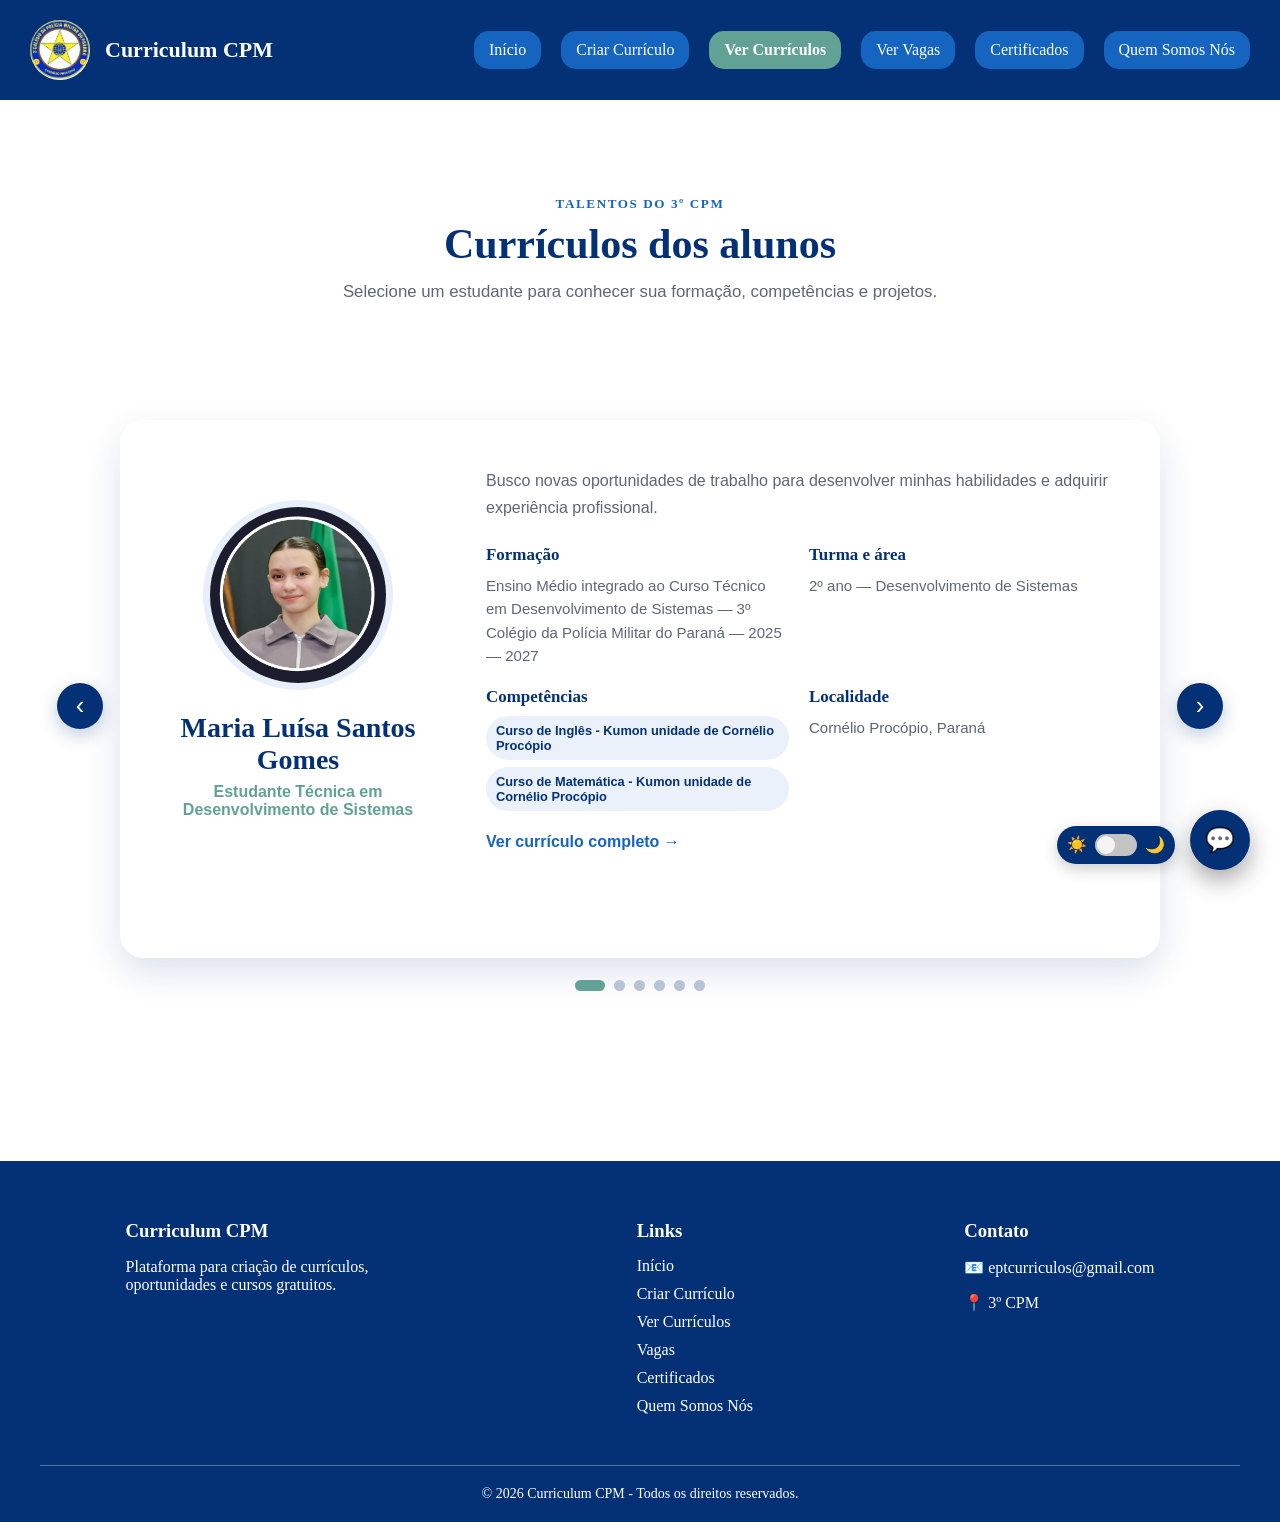
<file: vercurriculos.html>
<!DOCTYPE html>
<html lang="pt-BR">
<head>
  <meta charset="UTF-8">
  <meta name="viewport" content="width=device-width, initial-scale=1.0">
  <meta name="description" content="Currículos dos alunos do 3º CPM">
  <title>Ver Currículos | 3º CPM</title>
  <link rel="stylesheet" href="css/styles.css">
  <link rel="stylesheet" href="css/site-chrome.css">
  <link rel="stylesheet" href="css/vercurriculos.css">
  <script src="js/vercurriculos.js" defer></script>
  <link rel="stylesheet" href="css/chatbot.css">
</head>
<body class="pagina-padrao">
  <header>
    <nav aria-label="Navegação principal">
      <div class="logo">
        <img src="logo3cpm.png" alt="Logo do 3º CPM">
        <p>Curriculum CPM</p>
      </div>
      <div class="menu">
        <a href="index.html">Início</a>
        <a href="curriculo.html">Criar Currículo</a>
        <a class="ativo" href="vercurriculos.html" aria-current="page">Ver Currículos</a>
        <a href="vagas.html">Ver Vagas</a>
        <a href="certificados.html">Certificados</a>
        <a href="quem-somos-nos.html">Quem Somos Nós</a>
      </div>
    </nav>
  </header>

  <main>
    <section class="cabecalho-pagina">
      <span>Talentos do 3º CPM</span>
      <h1>Currículos dos alunos</h1>
      <p>Selecione um estudante para conhecer sua formação, competências e projetos.</p>
    </section>

    <div id="estado-carregamento" class="estado" role="status" aria-live="polite">
      <strong>Carregando currículos…</strong>
      Aguarde enquanto buscamos os dados dos estudantes.
    </div>

    <div id="estado-erro" class="estado" role="alert" hidden>
      <strong>Não foi possível carregar os currículos.</strong>
      Abra o projeto com o Live Server e tente novamente.
    </div>

    <section id="carrossel" class="carrossel" aria-roledescription="carrossel" aria-label="Currículos dos alunos" hidden>
      <div class="janela">
        <div id="trilha" class="trilha"></div>
      </div>
      <button id="anterior" class="controle anterior" type="button" aria-label="Ver currículo anterior">&#8249;</button>
      <button id="proximo" class="controle proximo" type="button" aria-label="Ver próximo currículo">&#8250;</button>
      <div id="indicadores" class="indicadores" aria-label="Selecionar estudante"></div>
    </section>
  </main>

  <footer>
    <div class="footer-container">
      <div><h3>Curriculum CPM</h3><p>Plataforma para criação de currículos, oportunidades e cursos gratuitos.</p></div>
      <div class="footer-links"><h3>Links</h3>
        <a href="index.html">Início</a>
        <a href="curriculo.html">Criar Currículo</a>
        <a href="vercurriculos.html">Ver Currículos</a>
        <a href="vagas.html">Vagas</a>
        <a href="certificados.html">Certificados</a>
        <a href="quem-somos-nos.html">Quem Somos Nós</a>
      </div>
      <div><h3>Contato</h3><p>📧 eptcurriculos@gmail.com</p><p>📍 3º CPM</p></div>
    </div>
    <hr><p class="copyright">© 2026 Curriculum CPM - Todos os direitos reservados.</p>
  </footer>
<button class="theme-toggle" type="button" aria-label="Ativar modo escuro" aria-pressed="false">
      <span class="theme-icon" aria-hidden="true">☀️</span>
      <span class="theme-track" aria-hidden="true"><span class="theme-thumb"></span></span>
      <span class="theme-icon" aria-hidden="true">🌙</span>
    </button>
<button class="chatbot" type="button" aria-label="Abrir chat de atendimento"></button>
<script src="js/chatbot.js"></script>
<script src="js/main.js"></script>
</body>
</html>
</file>
<file: css/styles.css>
/* Estilos gerais e componentes usados nas páginas principais. Mantemos os padrões do navegador que já faziam parte do visual. */

/* Define a fonte, o fundo e a cor do texto da página. */
body {
  margin: 0;
  font-family: Georgia, serif;
  background: #ffffffd0;
  color: #1b1b1b;
  transition: background-color .3s, color .3s;
  overflow-x: hidden;
}

/* Mantém as cores, os espaços e o arredondamento do botão principal. */
.botao-criar-curriculo,
.botao-criar-curriculo:visited {
  display: inline-block;
  background: #043175;
  color: rgb(250, 250, 250);
  border: none;
  padding: 12px 20px;
  border-radius: 10px;
  cursor: pointer;
  text-decoration: none;
  font-family: inherit;
  font-size: 1rem;
  font-weight: bold;
  transition: transform 0.3s, background-color 0.3s;
}

/* Mantém o espaço interno das seções do site. */
section {
  padding: 40px;
}

/* Mantém a borda, o arredondamento e o tamanho mínimo dos campos. */
input,
textarea {
  padding: 10px;
  border-radius: 8px;
  border: 1px solid #ccc;
  min-width: 100px;
}

/* Define o tamanho e a aparência dos cards compartilhados entre páginas. */
.card {
  width: 300px;
  max-width: 100%;
  box-sizing: border-box;
  background: white;
  border-radius: 15px;
  padding: 25px;
  box-shadow: 0 5px 15px rgba(0,0,0,.1);
  transition: .3s;
  gap: 15px;
}

/* Ao passar o mouse, desloca o elemento para cima e destaca a sombra. */
.card:hover {
  transform: translateY(-8px);
  box-shadow: 0 10px 25px rgba(0,0,0,.2);
}

/* Colore de azul o título de cada cartão. */
.card h3 {
  color: #043175;
}

/* Usa texto cinza e aumenta o espaço entre as linhas dos parágrafos dos cartões. */
.card p {
  color: #555;
  line-height: 1.5;
}

/* Dá ao link do cartão a aparência de botão, com fundo azul e cantos arredondados. */
.card a {
  display: inline-block;
  margin-top: 15px;
  text-decoration: none;
  background: #043175;
  color: white;
  padding: 10px 20px;
  border-radius: 10px;
}

/* Ao passar o mouse, troca o fundo. */
.card a:hover {
  background: #1565c0;
}

/* Mantém a transição dos botões ao interagir com eles. */
button {
  transition: .3s;
}

/* Ao passar o mouse, desloca o elemento para cima. */
button:hover {
  transform: translateY(-3px);
}

/* Define a cor e o tamanho dos títulos principais. */
h1 {
  color: #043175;
  font-size: 42px;
}

/* Define a cor e a separação dos títulos de seção. */
h2 {
  color: #043175;
  margin-bottom: 25px;
}

/* Organiza os cards lado a lado e permite a quebra de linha. */
.cards {
  display: flex;
  gap: 25px;
  flex-wrap: wrap;
  justify-content: center;
}

/* No modo escuro, ajusta o fundo, a cor do texto dos elementos selecionados. */
body.dark-mode {
  background: #212121;
  color: #f5f5f5;
}

/* No modo escuro, ajusta o fundo, a cor do texto dos elementos selecionados. */
body.dark-mode .card {
  background: #2b2b2b;
  color: #f5f5f5;
}

/* No modo escuro, ajusta a cor do texto dos elementos selecionados. */
body.dark-mode h1,
body.dark-mode h2,
body.dark-mode .card h3,
body.dark-mode .card p {
  color: #f5f5f5;
}

/* No modo escuro, ajusta o fundo, a cor do texto, a cor da borda dos elementos selecionados. */
body.dark-mode input,
body.dark-mode textarea {
  background: #1f2937;
  color: #dad4d4d0;
  border-color: #555;
}

/* No modo escuro, ajusta o fundo dos elementos selecionados. */
body.dark-mode button,
body.dark-mode .card a {
  background: #374151;
}

/* No modo escuro, ajusta o fundo dos elementos selecionados. O seletor :hover vale ao passar o mouse. */
body.dark-mode .card a:hover {
  background: #62a294;
}

/* Em telas de até 760 pixels, adapta a disposição sem mudar o conteúdo. */
@media (max-width: 760px) {
  /* Mantém o espaço interno das seções do site. */
  section {
    padding: 28px 16px;
  }

  /* Define a cor e o tamanho dos títulos principais. */
  h1 {
    font-size: clamp(32px, 10vw, 42px);
  }

  /* Faz o cartão ocupar toda a largura disponível, incluindo borda e preenchimento na medida. */
  .card {
    width: 100%;
    box-sizing: border-box;
  }

}
</file>
<file: css/site-chrome.css>
/* Cabeçalho, menu, logo, rodapé e botão de tema compartilhados.
   pagina-padrao e pagina-complementar preservam as duas versões já existentes. */

/* Mantém a largura e a posição do cabeçalho do site. */
.pagina-padrao header {
  width: 100%;
}

/* Alinha a logo e os links dentro da faixa de navegação. */
.pagina-padrao nav,
.site-chrome nav {
  display: flex;
  justify-content: space-between;
  align-items: center;
  background: #043175;
  padding: 15px 30px;
}

/* Alinha a logomarca e o nome do site com os tamanhos originais. */
.pagina-padrao .logo,
.site-chrome .logo {
  display: flex;
  align-items: center;
  gap: 15px;
}

/* Alinha a logomarca e o nome do site com os tamanhos originais. */
.pagina-padrao .logo img,
.site-chrome .logo img {
  width: 60px;
  height: 60px;
}

/* Arredonda a imagem da logomarca até formar um círculo. */
.pagina-padrao .logo img {
  border-radius: 100%;
}

/* Destaca o nome do site com texto branco, maior e em negrito. */
.pagina-padrao .logo p {
  color: white;
  font-size: 22px;
  font-weight: bold;
}

/* Organiza os links do menu e mantém a aparência da navegação. */
.pagina-padrao .menu {
  display: flex;
  gap: 20px;
}

/* Organiza os links do menu e mantém a aparência da navegação. */
.pagina-padrao .menu a {
  color: white;
  text-decoration: none;
  background: #1565c0;
  padding: 10px 15px;
  border-radius: 15px;
}

/* Ao passar o mouse, troca o fundo. */
.pagina-padrao .menu a:hover {
  background: #62a294;
}

/* Destaca o link ou indicador que está selecionado no momento. */
.pagina-padrao .menu a.ativo {
  background-color: #62a294;
  font-weight: bold;
}

/* Mantém as cores e o espaço do rodapé. */
.pagina-padrao footer {
  background-color: #043175;
  color: white;
  margin-top: 60px;
}

/* Distribui as colunas de informações, links e contato no rodapé. */
.pagina-padrao .footer-container,
.site-footer-standard .footer-container {
  display: flex;
  justify-content: space-around;
  flex-wrap: wrap;
  padding: 40px;
  gap: 40px;
}

/* Limita a largura de cada coluna do rodapé a 300 pixels. */
.pagina-padrao .footer-container div,
.site-footer-standard .footer-container div {
  max-width: 300px;
}

/* Deixa espaço abaixo dos títulos das colunas do rodapé. */
.pagina-padrao .footer-container h3 {
  margin-bottom: 15px;
}

/* Organiza os links do rodapé e mantém seus espaçamentos. */
.pagina-padrao .footer-links,
.site-footer-standard .footer-links {
  display: flex;
  flex-direction: column;
}

/* Organiza os links do rodapé e mantém seus espaçamentos. */
.pagina-padrao .footer-links a {
  color: white;
  text-decoration: none;
  margin-bottom: 10px;
}

/* Ao passar o mouse, troca a cor do texto. */
.pagina-padrao .footer-links a:hover,
.site-footer-standard .footer-links a:hover {
  color: #62a294;
}

/* Desenha uma linha fina e semitransparente para separar o conteúdo do rodapé. */
.pagina-padrao footer hr {
  border: none;
  height: 1px;
  background-color: rgba(255,255,255,.3);
  margin: 0 40px;
}

/* Mantém a posição e o tamanho do texto de direitos autorais. */
.pagina-padrao .copyright,
.site-footer-standard .copyright {
  text-align: center;
  padding: 20px;
  margin: 0;
  font-size: 14px;
}

/* Posiciona o botão de tema junto ao botão do chatbot. */
.pagina-padrao .theme-toggle {
  position: fixed;
  right: 105px;
  bottom: 36px;
  z-index: 9998;
  display: flex;
  align-items: center;
  gap: 8px;
  background: #043175;
  color: #fff;
  border: none;
  border-radius: 999px;
  padding: 8px 10px;
  box-shadow: 0 5px 15px rgba(0,0,0,.2);
}

/* Ao passar o mouse, desloca o elemento para cima. */
.pagina-padrao .theme-toggle:hover {
  transform: translateY(-3px);
}

/* Mantém os ícones de sol e lua no tamanho original. */
.pagina-padrao .theme-icon {
  font-size: 16px;
  line-height: 1;
}

/* Desenha a trilha do botão de tema. */
.pagina-padrao .theme-track {
  width: 42px;
  height: 22px;
  border-radius: 999px;
  background: #c3c3c3;
  position: relative;
  display: block;
}

/* Desenha a bolinha que muda de posição ao trocar o tema. */
.pagina-padrao .theme-thumb {
  width: 18px;
  height: 18px;
  border-radius: 50%;
  background: #ffffffd0;
  position: absolute;
  top: 2px;
  left: 2px;
  transition: left .3s, background-color .3s;
}

/* No modo escuro, ajusta o fundo dos elementos selecionados. */
body.pagina-padrao.dark-mode nav,
body.pagina-padrao.dark-mode footer {
  background: #111827;
}

/* No modo escuro, ajusta o fundo dos elementos selecionados. */
body.pagina-padrao.dark-mode .menu a {
  background: #374151;
}

/* No modo escuro, ajusta o fundo dos elementos selecionados. O seletor :hover vale ao passar o mouse. */
body.pagina-padrao.dark-mode .menu a:hover,
body.pagina-padrao.dark-mode .menu a.ativo {
  background: #62a294;
}

/* No modo escuro, ajusta o fundo, a cor do texto dos elementos selecionados. */
body.pagina-padrao.dark-mode .theme-toggle {
  background: #f5f5f5;
  color: #111827;
}

/* No modo escuro, ajusta o fundo dos elementos selecionados. */
body.pagina-padrao.dark-mode .theme-track {
  background: #4d4d4d;
}

/* No modo escuro, ajusta o fundo, a posição da bolinha do tema dos elementos selecionados. */
body.pagina-padrao.dark-mode .theme-thumb {
  left: 22px;
  background: #111827;
}

/* Em telas de até 760 pixels, adapta a disposição sem mudar o conteúdo. */
@media (max-width: 760px) {
  /* Empilha a logomarca e o menu, ajustando o alinhamento para a tela menor. */
  .pagina-padrao nav {
    align-items: stretch;
    flex-direction: column;
    gap: 14px;
    padding: 14px 16px;
  }

  /* Alinha a logomarca e o nome do site com os tamanhos originais. */
  .pagina-padrao .logo {
    min-width: 0;
    gap: 12px;
  }

  /* Reduz a logomarca para 48 pixels e impede que ela encolha além disso. */
  .pagina-padrao .logo img {
    width: 48px;
    height: 48px;
    flex: 0 0 auto;
  }

  /* Retira a margem do nome do site e reduz a fonte em telas menores. */
  .pagina-padrao .logo p {
    margin: 0;
    font-size: 20px;
  }

  /* Divide o menu em duas colunas de mesma largura, com espaço entre os links. */
  .pagina-padrao .menu {
    display: grid;
    grid-template-columns: repeat(2, minmax(0, 1fr));
    gap: 10px;
    width: 100%;
  }

  /* Organiza os links do menu e mantém a aparência da navegação. */
  .pagina-padrao .menu a {
    min-width: 0;
    padding: 10px 8px;
    text-align: center;
    overflow-wrap: anywhere;
  }

  /* Deixa o último link ocupar a linha inteira quando sobra uma posição no menu. */
  .pagina-padrao .menu a:last-child:nth-child(odd) {
    grid-column: 1 / -1;
  }

  /* Distribui as colunas de informações, links e contato no rodapé. */
  .pagina-padrao .footer-container {
    justify-content: flex-start;
    padding: 32px 20px;
  }

  /* Faz cada coluna do rodapé ocupar toda a largura disponível em telas menores. */
  .pagina-padrao .footer-container div {
    width: 100%;
    max-width: none;
  }

  /* Reduz as margens laterais da linha do rodapé em telas pequenas. */
  .pagina-padrao footer hr {
    margin: 0 20px;
  }

}

/* Posiciona o botão de tema junto ao botão do chatbot. */
.pagina-complementar .theme-toggle {
  position: fixed;
  right: 105px;
  bottom: 30px;
  z-index: 9998;
  display: inline-flex;
  align-items: center;
  gap: 7px;
  min-height: 42px;
  padding: 6px 9px;
  color: #172033;
  background: #fff;
  border: 1px solid #cbd5e1;
  border-radius: 999px;
  box-shadow: 0 8px 22px rgba(0, 0, 0, .18);
  cursor: pointer;
}

/* Desenha a trilha do botão de tema. */
.pagina-complementar .theme-track {
  display: inline-flex;
  align-items: center;
  width: 32px;
  height: 18px;
  padding: 2px;
  background: #cbd5e1;
  border-radius: 999px;
}

/* Desenha a bolinha que muda de posição ao trocar o tema. */
.pagina-complementar .theme-thumb {
  width: 14px;
  height: 14px;
  background: #fff;
  border-radius: 50%;
  transition: transform .2s ease;
}

/* Troca as variáveis de cores usadas pelos componentes quando o modo escuro está ativo. */
body.pagina-complementar.dark-mode {
  --fundo: #111827;
  --branco: #1f2937;
  --texto: #e5e7eb;
  --texto-suave: #cbd5e1;
  --linha: #475569;
  --bg: #111827;
  --surface: #1f2937;
  --surface-soft: #263446;
  --text: #e5e7eb;
  --muted: #cbd5e1;
  --line: #475569;
}

/* No modo escuro, ajusta o fundo, a cor do texto, a cor da borda dos elementos selecionados. */
body.pagina-complementar.dark-mode .theme-toggle {
  color: #f8fafc;
  background: #1f2937;
  border-color: #475569;
}

/* No modo escuro, ajusta o fundo dos elementos selecionados. */
body.pagina-complementar.dark-mode .theme-track {
  background: #1565c0;
}

/* No modo escuro, ajusta a posição da bolinha do tema dos elementos selecionados. */
body.pagina-complementar.dark-mode .theme-thumb {
  transform: translateX(14px);
}

/* Em telas de até 600 pixels, adapta a disposição sem mudar o conteúdo. */
@media (max-width: 600px) {
  /* Posiciona o botão de tema junto ao botão do chatbot. */
  .pagina-complementar .theme-toggle {
    right: 88px;
    bottom: 22px;
  }

}

/* Define a fonte, o fundo e a cor do texto da página. */
body.pagina-complementar {
  display: block;
  min-height: 100vh;
  margin: 0;
  font-family: Georgia, serif;
  color: #1b1b1b;
  background: #fff;
  overflow-x: hidden;
}

/* Mantém a largura e a posição do cabeçalho do site. */
header.site-chrome {
  position: static;
  z-index: auto;
  width: 100%;
  background: #043175;
  box-shadow: none;
}

/* Alinha a logo e os links dentro da faixa de navegação. */
.site-chrome nav {
  width: auto;
  max-width: none;
  gap: 20px;
  margin: 0;
}

/* Alinha a logomarca e o nome do site com os tamanhos originais. */
.site-chrome .logo {
  color: #fff;
  font-size: 22px;
  font-weight: bold;
  text-decoration: none;
  white-space: nowrap;
}

/* Alinha a logomarca e o nome do site com os tamanhos originais. */
.site-chrome .logo img {
  border: 0;
  border-radius: 50%;
  object-fit: cover;
}

/* Organiza os links do menu e mantém a aparência da navegação. */
.site-chrome .menu {
  display: flex;
  flex-wrap: wrap;
  justify-content: flex-end;
  gap: 12px;
}

/* Dá aos links e botões do menu fundo azul, texto branco e cantos arredondados. */
.site-chrome .menu a,
.site-chrome .menu button {
  padding: 10px 15px;
  color: #fff;
  background: #1565c0;
  border: 0;
  border-radius: 15px;
  font: inherit;
  text-decoration: none;
  cursor: pointer;
}

/* Ao passar o mouse, troca o fundo. */
.site-chrome .menu a:hover,
.site-chrome .menu a.ativo,
.site-chrome .menu button:hover {
  background: #62a294;
}

/* Mantém as cores e o espaço do rodapé. */
.site-footer-standard {
  margin-top: 60px;
  color: #fff;
  background: #043175;
}

/* Remove a margem superior e deixa espaço abaixo dos títulos do rodapé. */
.site-footer-standard h3 {
  margin: 0 0 15px;
}

/* Separa os parágrafos do rodapé com uma margem inferior. */
.site-footer-standard p {
  margin: 0 0 10px;
}

/* Organiza os links do rodapé e mantém seus espaçamentos. */
.site-footer-standard .footer-links a {
  margin-bottom: 10px;
  color: #fff;
  text-decoration: none;
}

/* Cria uma linha fina e semitransparente com espaço nas laterais do rodapé. */
.site-footer-standard hr {
  height: 1px;
  margin: 0 40px;
  border: 0;
  background: rgba(255,255,255,.3);
}

/* No modo escuro, ajusta o fundo, a cor do texto dos elementos selecionados. */
body.pagina-complementar.dark-mode {
  color: #e5e7eb;
  background: #1c1c1c;
}

/* No modo escuro, ajusta o fundo dos elementos selecionados. */
body.pagina-complementar.dark-mode .site-footer-standard {
  background: #061b42;
}

/* Em telas de até 760 pixels, adapta a disposição sem mudar o conteúdo. */
@media (max-width: 760px) {
  /* Empilha a logomarca e o menu, ajustando o alinhamento para a tela menor. */
  .site-chrome nav {
    align-items: stretch;
    flex-direction: column;
    gap: 14px;
    padding: 14px 16px;
  }

  /* Alinha a logomarca e o nome do site com os tamanhos originais. */
  .site-chrome .logo {
    min-width: 0;
    gap: 12px;
    white-space: normal;
  }

  /* Alinha a logomarca e o nome do site com os tamanhos originais. */
  .site-chrome .logo img {
    width: 48px;
    height: 48px;
    flex: 0 0 auto;
  }

  /* Divide o menu em duas colunas de mesma largura, com espaço entre os links. */
  .site-chrome .menu {
    display: grid;
    grid-template-columns: repeat(2, minmax(0, 1fr));
    gap: 10px;
    width: 100%;
  }

  /* Centraliza os textos do menu e permite quebrar palavras longas em telas pequenas. */
  .site-chrome .menu a,
  .site-chrome .menu button {
    min-width: 0;
    padding: 10px 8px;
    text-align: center;
    overflow-wrap: anywhere;
  }

  /* Deixa o último link ocupar a linha inteira quando sobra uma posição no menu. */
  .site-chrome .menu > :last-child:nth-child(odd) {
    grid-column: 1 / -1;
  }

  /* Distribui as colunas de informações, links e contato no rodapé. */
  .site-footer-standard .footer-container {
    justify-content: flex-start;
    padding: 32px 20px;
  }

  /* Faz cada coluna do rodapé ocupar toda a largura disponível em telas menores. */
  .site-footer-standard .footer-container div {
    width: 100%;
    max-width: none;
  }

  /* Reduz as margens laterais da linha do rodapé em telas pequenas. */
  .site-footer-standard hr {
    margin: 0 20px;
  }

}
</file>
<file: css/inicio.css>
/* Estilos exclusivos do banner e das notícias da página inicial. */

/* Mantém a imagem de fundo e posiciona a apresentação da página inicial. */
.banner {
  height: 500px;
  background-image: url("https://www.folhadelondrina.com.br/img/Artigo-Destaque/3160000/Cornelio-Procopio-se-consolida-como-polo-regional-0316522800202202150851.jpg?xid=5674750");
  background-size: cover;
  background-position: center;
  display: flex;
  align-items: center;
  padding-left: 80px;
}

/* Mantém a caixa de texto sobre a imagem da página inicial. */
.apresentacao {
  background: rgba(255, 255, 255, 0.723);
  padding: 30px;
  border-radius: 15px;
  width: 400px;
}

/* Mantém o fundo e os espaços dos artigos de novidades. */
.novidades article {
  background: white;
  padding: 20px;
  margin: 15px;
  border-radius: 15px;
}

/* Destaca cada notícia com a borda lateral e a sombra originais. */
.noticia {
  background: white;
  border-left: 6px solid #043175;
  padding: 20px;
  margin-bottom: 20px;
  border-radius: 12px;
  box-shadow: 0 4px 10px rgba(0,0,0,.1);
  transition: .3s;
}

/* Ao passar o mouse, desloca o elemento para cima. */
.noticia:hover {
  transform: translateY(-5px);
}

/* No modo escuro, ajusta o fundo, a cor do texto dos elementos selecionados. */
body.dark-mode .apresentacao,
body.dark-mode .novidades article,
body.dark-mode .noticia {
  background: #2b2b2b;
  color: #f5f5f5;
}

/* No modo escuro, ajusta a cor do texto dos elementos selecionados. */
body.dark-mode .noticia p {
  color: #f5f5f5;
}

/* Em telas de até 760 pixels, adapta a disposição sem mudar o conteúdo. */
@media (max-width: 760px) {
  /* Mantém a imagem de fundo e posiciona a apresentação da página inicial. */
  .banner {
    min-height: 500px;
    height: auto;
    padding: 40px 16px;
    box-sizing: border-box;
  }

  /* Mantém a caixa de texto sobre a imagem da página inicial. */
  .apresentacao {
    width: 100%;
    max-width: 400px;
    padding: 24px;
    box-sizing: border-box;
  }

}
</file>
<file: css/chatbot.css>
/* Aparência do chatbot, antes escrita dentro do JavaScript. As cores, medidas e animações originais foram preservadas. */

/* Mantém o preenchimento original do botão de abertura do chat. */
.pagina-padrao .chatbot {
  padding: 0;
}

/* No modo escuro, ajusta o fundo, a cor do texto, a cor da borda dos elementos selecionados. */
body.pagina-padrao.dark-mode #cb-panel .cb-quick-replies button {
  background: #fff;
  color: #1B2A3D;
  border-color: #cabf9e;
}

/* No modo escuro, ajusta o fundo, a cor do texto, a cor da borda dos elementos selecionados. O seletor :hover vale ao passar o mouse. */
body.pagina-padrao.dark-mode #cb-panel .cb-quick-replies button:hover {
  background: #043175;
  color: #fff;
  border-color: #043175;
}

/* No modo escuro, ajusta o fundo, a cor do texto, a cor da borda dos elementos selecionados. */
body.pagina-padrao.dark-mode #cb-panel input {
  background: #fff;
  color: #1B2A3D;
  border-color: #cabf9e;
}

/* No modo escuro, ajusta o fundo, a cor do texto dos elementos selecionados. */
body.pagina-padrao.dark-mode #cb-panel #cb-send {
  background: #16223A;
  color: #fff;
}

/* Posiciona e desenha o botão que abre e fecha a conversa. */
#cb-toggle {
  position: fixed;
  bottom: 30px;
  right: 30px;
  z-index: 9999;
  width: 60px;
  height: 60px;
  border-radius: 50%;
  background: #043175;
  border: none;
  color: #fff;
  box-shadow: 0 10px 24px rgba(0,0,0,0.35);
  display: flex;
  align-items: center;
  justify-content: center;
  font-size: 1.5rem;
  cursor: pointer;
  transition: transform .15s ease;
  font-family: inherit;
}

/* Ao passar o mouse, amplia o elemento. */
#cb-toggle:hover {
  transform: scale(1.06);
}

/* Esconde o ícone de fechar enquanto o botão está no estado inicial. */
#cb-toggle .cb-close-ic {
  display: none;
}

/* Esconde o ícone de conversa quando o chat está aberto. */
#cb-toggle.is-open .cb-chat-ic {
  display: none;
}

/* Mostra o ícone de fechar quando o chat está aberto. */
#cb-toggle.is-open .cb-close-ic {
  display: block;
}

/* Mantém o tamanho, as cores e a animação da janela de conversa. */
#cb-panel {
  position: fixed;
  bottom: 100px;
  right: 30px;
  z-index: 9999;
  width: 340px;
  max-width: calc(100vw - 32px);
  height: 460px;
  max-height: calc(100vh - 140px);
  background: #F3ECD9;
  color: #1B2A3D;
  border-radius: 8px;
  overflow: hidden;
  display: flex;
  flex-direction: column;
  box-shadow: 0 20px 50px rgba(0,0,0,0.4);
  opacity: 0;
  transform: translateY(14px) scale(0.98);
  pointer-events: none;
  transition: opacity .18s ease, transform .18s ease;
  font-family: -apple-system, BlinkMacSystemFont, 'Segoe UI', Arial, sans-serif;
}

/* Exibe a janela do chatbot quando o JavaScript adiciona a classe open. */
#cb-panel.open {
  opacity: 1;
  transform: translateY(0) scale(1);
  pointer-events: auto;
}

/* Organiza o nome da assistente e o indicador no topo do chat. */
.cb-head {
  background: #16223A;
  color: #fff;
  padding: 14px 16px;
  display: flex;
  align-items: center;
  gap: 10px;
  font-size: 0.85rem;
  border-bottom: 3px solid #043175;
}

/* Desenha a bolinha verde do cabeçalho e impede que ela encolha. */
.cb-head .cb-dot {
  width: 8px;
  height: 8px;
  border-radius: 50%;
  background: #5fbf7a;
  flex-shrink: 0;
}

/* Coloca o nome da assistente em uma linha própria e aumenta sua fonte. */
.cb-head strong {
  display: block;
  font-size: 0.95rem;
}

/* Deixa o subtítulo da assistente mais transparente. */
.cb-head small {
  opacity: 0.7;
}

/* Organiza as mensagens e permite rolar somente o histórico da conversa. */
.cb-body {
  flex: 1;
  overflow-y: auto;
  padding: 14px 14px 6px;
  display: flex;
  flex-direction: column;
  gap: 10px;
  font-size: 0.88rem;
}

/* Mantém o formato do balão e as quebras de linha das mensagens. */
.cb-msg {
  max-width: 86%;
  padding: 9px 12px;
  border-radius: 10px;
  line-height: 1.4;
  white-space: pre-line;
}

/* Alinha as respostas da assistente à esquerda com o fundo original. */
.cb-msg.bot {
  background: #E8DFC6;
  align-self: flex-start;
  border-bottom-left-radius: 2px;
}

/* Alinha as mensagens da pessoa à direita com suas cores originais. */
.cb-msg.user {
  background: #16223A;
  color: #F3ECD9;
  align-self: flex-end;
  border-bottom-right-radius: 2px;
}

/* Organiza as três bolinhas que indicam que a resposta está sendo preparada. */
.cb-typing {
  display: flex;
  align-items: center;
  gap: 4px;
  padding: 12px 14px;
}

/* Desenha cada bolinha e repete a animação que simula a digitação da assistente. */
.cb-typing span {
  width: 6px;
  height: 6px;
  border-radius: 50%;
  background: #8a7f64;
  opacity: 0.4;
  animation: cb-blink 1.2s infinite ease-in-out;
}

/* Atrasa esta bolinha para criar a sequência da animação. */
.cb-typing span:nth-child(2) {
  animation-delay: 0.2s;
}

/* Atrasa esta bolinha para criar a sequência da animação. */
.cb-typing span:nth-child(3) {
  animation-delay: 0.4s;
}

/* Alterna a posição e a transparência das bolinhas durante a digitação. */
@keyframes cb-blink {
  /* Deixa as bolinhas mais transparentes e na posição inicial nestes momentos da animação. */
  0%,
  80%,
  100% {
    opacity: 0.3;
    transform: translateY(0);
  }

  /* Levanta as bolinhas em 3 pixels e as deixa totalmente visíveis neste momento da animação. */
  40% {
    opacity: 1;
    transform: translateY(-3px);
  }

}

/* Organiza os botões e links de resposta com o mesmo espaçamento. */
.cb-quick-replies {
  display: flex;
  flex-direction: column;
  gap: 6px;
  margin-top: 2px;
}

/* Dá às opções de resposta fundo branco, borda, cantos arredondados e texto alinhado à esquerda. */
.cb-quick-replies button,
.cb-quick-replies a {
  text-align: left;
  background: #fff;
  border: 1px solid #cabf9e;
  border-radius: 6px;
  padding: 8px 10px;
  font-size: .85rem;
  color: #1B2A3D;
  cursor: pointer;
  font-family: inherit;
}

/* Faz o link de resposta ocupar uma linha e retira seu sublinhado. */
.cb-quick-replies a {
  display: block;
  text-decoration: none;
}

/* Ao passar o mouse, troca o fundo e troca a cor da borda. */
.cb-quick-replies button:hover,
.cb-quick-replies a:hover {
  background: #043175;
  border-color: #043175;
}

/* Ao passar o mouse, troca a cor do texto. */
.cb-quick-replies a:hover {
  color: #fff;
}

/* Alinha o campo de mensagem e o botão de envio na base do chat. */
.cb-input-row {
  display: flex;
  gap: 8px;
  padding: 10px 12px 12px;
  border-top: 1px solid #E8DFC6;
  background: #F3ECD9;
}

/* Faz o campo de mensagem ocupar o espaço livre e arredonda sua borda. */
.cb-input-row input {
  flex: 1;
  border: 1px solid #cabf9e;
  border-radius: 20px;
  padding: 9px 14px;
  font-size: 0.85rem;
  font-family: inherit;
}

/* Mostra o foco para quem usa o teclado e mantém a indicação de interação. */
.cb-input-row input:focus-visible,
#cb-toggle:focus-visible,
.cb-quick-replies button:focus-visible {
  outline: 2px solid #043175;
  outline-offset: 2px;
}

/* Desenha o botão de envio circular e centraliza a seta dentro dele. */
.cb-input-row button {
  background: #16223A;
  color: #fff;
  border: none;
  border-radius: 50%;
  width: 38px;
  height: 38px;
  flex-shrink: 0;
  font-size: 1rem;
  cursor: pointer;
  padding: 0;
  display: flex;
  align-items: center;
  justify-content: center;
  line-height: 1;
  transform: none;
}

/* Ao passar o mouse, mantém o elemento sem deslocamento e troca o fundo. */
.cb-input-row button:hover {
  background: #B23A2F;
  transform: none;
}

/* Mantém a aparência da orientação abaixo do campo de mensagem. */
.cb-note {
  font-size: 0.62rem;
  text-align: center;
  color: #7a6f57;
  padding: 0 12px 10px;
}

/* Reduz os movimentos quando essa preferência está ativada no dispositivo. */
@media (prefers-reduced-motion: reduce) {
  /* Desliga as transições do painel e do botão quando a pessoa prefere menos movimento. */
  #cb-panel,
  #cb-toggle {
    transition: none !important;
  }

  /* Deixa as bolinhas paradas e visíveis quando a pessoa prefere menos movimento. */
  .cb-typing span {
    animation: none !important;
    opacity: 0.6;
  }

}
</file>
<file: css/oportunidades.css>
/* Estilos das áreas de vagas e de cursos e certificados. */

/* Organiza as vagas com espaço entre os cards e quebra de linha. */
.vagas {
  display: flex;
  gap: 20px;
  flex-wrap: wrap;
}

/* Mantém a faixa de cursos com as cores e o alinhamento originais. */
.certificados {
  background: #043175;
  color: white;
  display: flex;
  justify-content: center;
  gap: 20px;
}

/* No modo escuro, ajusta o fundo dos elementos selecionados. */
body.dark-mode .certificados {
  background: #111827;
}

/* Em telas de até 760 pixels, adapta a disposição sem mudar o conteúdo. */
@media (max-width: 760px) {
  /* Coloca os elementos um abaixo do outro e faz com que ocupem a largura disponível. */
  .vagas,
  .certificados {
    align-items: stretch;
    flex-direction: column;
  }

}
</file>
<file: css/curriculo.css>
/* Estilos exclusivos do formulário de criação de currículo. */

/* Centraliza o formulário dentro da caixa branca com a sombra original. */
.curriculo {
  background: white;
  width: min(860px, calc(100% - 40px));
  margin: 40px auto;
  padding: 40px;
  border-radius: 16px;
  box-sizing: border-box;
  box-shadow: 0 8px 28px rgba(4, 49, 117, .12);
  display: flex;
  flex-direction: column;
  gap: 24px;
}

/* Retira a margem do título. */
.curriculo h1 {
  margin: 0;
}

/* Coloca os campos um abaixo do outro e ocupa a largura da caixa. */
.curriculo form {
  display: flex;
  flex-direction: column;
  width: 100%;
}

/* Separa o nome do campo da área de preenchimento e destaca o rótulo. */
.curriculo label {
  margin: 0 0 8px;
  color: #252525;
  font-size: 16px;
  font-weight: 600;
}

/* Mantém os campos na largura do formulário, com borda e preenchimento interno. */
.curriculo input,
.curriculo textarea {
  width: 100%;
  padding: 13px 14px;
  margin: 0 0 20px;
  border: 1px solid #b8c1cc;
  border-radius: 8px;
  box-sizing: border-box;
  font: inherit;
  color: #1b1b1b;
  background: #e7e4e4;
  transition: border-color .2s, box-shadow .2s;
}

/* Reserva espaço para textos longos e permite aumentar a altura manualmente. */
.curriculo textarea {
  min-height: 150px;
  line-height: 1.5;
  resize: vertical;
}

/* Destaca o campo em uso com uma borda azul e uma sombra suave. */
.curriculo input:focus,
.curriculo textarea:focus {
  outline: none;
  border-color: #1565c0;
  box-shadow: 0 0 0 3px rgba(21, 101, 192, .15);
}

/* Usa uma cor mais suave nos exemplos mostrados antes do preenchimento. */
.curriculo input::placeholder,
.curriculo textarea::placeholder {
  color: #717985;
}

/* Posiciona o botão de envio no início da linha e mantém seu tamanho mínimo. */
.curriculo button[type="submit"] {
  align-self: flex-start;
  min-width: 190px;
  margin-top: 4px;
  padding: 13px 24px;
  font: inherit;
  font-weight: 600;
}

/* No modo escuro, ajusta o fundo, a cor do texto dos elementos selecionados. */
body.dark-mode .curriculo {
  background: #2b2b2b;
  color: #f5f5f5;
}

/* No modo escuro, ajusta a cor do texto dos elementos selecionados. */
body.dark-mode .curriculo label {
  color: #f5f5f5;
}

/* No modo escuro, ajusta a cor do texto dos elementos selecionados. */
body.dark-mode .curriculo input::placeholder,
body.dark-mode .curriculo textarea::placeholder {
  color: #aeb7c4;
}

/* Em telas de até 600 pixels, adapta a disposição sem mudar o conteúdo. */
@media (max-width: 600px) {
  /* Organiza o conteúdo do currículo e mantém suas medidas. */
  .curriculo {
    width: calc(100% - 24px);
    margin: 24px auto;
    padding: 24px 18px;
  }

  /* Reduz o título do formulário para 32 pixels em telas pequenas. */
  .curriculo h1 {
    font-size: 32px;
  }

  /* Faz o botão de envio ocupar toda a largura do formulário em telas pequenas. */
  .curriculo button[type="submit"] {
    width: 100%;
  }

}
</file>
<file: css/dark_light.css>
/* Estilos da página auxiliar que explica a troca de tema. */

/* Inclui bordas e preenchimentos no tamanho calculado dos elementos. */
* {
  margin: 0;
  padding: 0;
  box-sizing: border-box;
  font-family: 'Outif', sans-serif;
}

/* Centraliza o conteúdo na tela com Flexbox e aplica fundo escuro e transição suave. */
body {
  height: 100vh;
  display: flex;
  justify-content: center;
  align-items: center;
  background-color: #212121;
  transition: .5s;
}

/* Deixa o título branco para aparecer sobre o fundo escuro. */
h1 {
  color: white;
}
</file>
<file: css/modelo-curriculos.css>
/* Estilos próprios da página de modelos, preservados sem adotar um novo layout. */

/* Guarda cores e medidas em variáveis CSS para reutilizar com var(). */
:root {
  --bg: #f2f2f0;
  --surface: #ffffff;
  --surface-soft: #f8f8f7;
  --text: #252525;
  --muted: #686868;
  --accent: #484444;
  --accent-hover: #302d2d;
  --line: #ddddda;
  --focus: #8b5cf6;
  --shadow: 0 18px 45px rgba(25, 25, 25, 0.10);
  --shadow-card: 0 10px 28px rgba(25, 25, 25, 0.09);
  --radius-lg: 28px;
  --radius-md: 18px;
  --radius-sm: 12px;
  --container: 1180px;
  --transition: 180ms ease;
}

/* Inclui bordas e preenchimentos no tamanho calculado dos elementos. */
* {
  box-sizing: border-box;
}

/* Faz a rolagem do documento acontecer suavemente. */
html {
  scroll-behavior: smooth;
}

/* Define a fonte, o fundo e a cor do texto da página. */
body {
  min-width: 320px;
  margin: 0;
  color: var(--text);
  background: radial-gradient(circle at top left, rgba(72, 68, 68, 0.09), transparent 34rem), var(--bg);
  font-family: "Segoe UI", Arial, sans-serif;
  line-height: 1.5;
}

/* Faz botões e campos usarem a mesma fonte do elemento que os contém. */
button,
input {
  font: inherit;
}

/* Mantém as imagens dentro da largura disponível. */
img {
  display: block;
  max-width: 100%;
}

/* Usa a cor do texto ao redor nos links desta página. */
a {
  color: inherit;
}

/* Limita a largura e centraliza o conteúdo da página de modelos. */
.container {
  width: min(calc(100% - 32px), var(--container));
  margin-inline: auto;
}

/* Define o espaço acima e abaixo da apresentação. */
.hero {
  padding: 46px 0 34px;
}

/* Mantém o painel de apresentação e sua decoração. */
.hero-panel {
  position: relative;
  overflow: hidden;
  min-height: 420px;
  padding: clamp(30px, 6vw, 72px);
  border-radius: var(--radius-lg);
  color: #ffffff;
  background: linear-gradient(120deg, rgba(31, 29, 29, 0.98), rgba(72, 68, 68, 0.90)), var(--accent);
  box-shadow: var(--shadow);
}

/* Cria dois círculos decorativos pelo CSS, sem precisar adicionar elementos ao HTML. */
.hero-panel::before,
.hero-panel::after {
  position: absolute;
  content: "";
  border-radius: 50%;
  background: rgba(255, 255, 255, 0.07);
}

/* Define o tamanho e a posição do círculo decorativo superior. */
.hero-panel::before {
  top: -130px;
  right: -80px;
  width: 360px;
  height: 360px;
}

/* Define o tamanho e a posição do círculo decorativo inferior. */
.hero-panel::after {
  right: 210px;
  bottom: -180px;
  width: 300px;
  height: 300px;
}

/* Mantém o texto da apresentação à frente da decoração. */
.hero-content {
  position: relative;
  z-index: 1;
  max-width: 760px;
}

/* Mantém a pequena identificação acima do título da apresentação. */
.eyebrow {
  display: inline-flex;
  align-items: center;
  gap: 8px;
  margin: 0 0 20px;
  color: rgba(255, 255, 255, 0.78);
  font-size: 0.82rem;
  font-weight: 700;
  letter-spacing: 0.12em;
  text-transform: uppercase;
}

/* Desenha um traço antes da identificação, usando a mesma cor do texto. */
.eyebrow::before {
  width: 32px;
  height: 2px;
  content: "";
  background: currentColor;
}

/* Ajusta a fonte do título ao tamanho da tela com clamp(), respeitando um mínimo e um máximo. */
.hero h1 {
  max-width: 820px;
  margin: 0;
  font-family: "Trebuchet MS", "Segoe UI", sans-serif;
  font-size: clamp(2.35rem, 7vw, 5.2rem);
  font-weight: 300;
  letter-spacing: -0.055em;
  line-height: 0.98;
}

/* Mantém a descrição abaixo do título da apresentação. */
.hero-description {
  max-width: 670px;
  margin: 24px 0 0;
  color: rgba(255, 255, 255, 0.80);
  font-size: clamp(1rem, 2vw, 1.18rem);
}

/* Alinha os links de ação na apresentação. */
.hero-actions {
  display: flex;
  flex-wrap: wrap;
  gap: 12px;
  margin-top: 32px;
}

/* Mantém o formato e as transições dos botões da página de modelos. */
.button {
  display: inline-flex;
  min-height: 48px;
  align-items: center;
  justify-content: center;
  gap: 9px;
  padding: 11px 18px;
  border: 0;
  border-radius: 999px;
  cursor: pointer;
  font-weight: 700;
  text-decoration: none;
  transition: transform var(--transition), background var(--transition), color var(--transition), box-shadow var(--transition);
}

/* Ao passar o mouse, desloca o elemento para cima. */
.button:hover {
  transform: translateY(-2px);
}

/* Destaca o botão principal com fundo branco e sombra externa. */
.button-primary {
  color: var(--accent);
  background: #ffffff;
  box-shadow: 0 10px 25px rgba(0, 0, 0, 0.18);
}

/* Usa fundo transparente e sombra interna para desenhar a borda do botão secundário. */
.button-secondary {
  color: #ffffff;
  background: rgba(255, 255, 255, 0.10);
  box-shadow: inset 0 0 0 1px rgba(255, 255, 255, 0.28);
}

/* Define o tamanho dos ícones e usa neles a mesma cor do texto do botão. */
.button svg {
  width: 18px;
  height: 18px;
  fill: currentColor;
}

/* Mantém o espaço das seções de estudantes e de apresentação do projeto. */
.students-section {
  padding: 38px 0 86px;
}

/* Alinha a apresentação da seção e os controles do carrossel. */
.section-heading {
  display: flex;
  align-items: end;
  justify-content: space-between;
  gap: 24px;
  margin-bottom: 24px;
}

/* Limita a largura do texto que apresenta a seção. */
.section-heading-copy {
  max-width: 690px;
}

/* Destaca a identificação curta acima do título da seção. */
.section-kicker {
  margin: 0 0 8px;
  color: var(--accent);
  font-size: 0.78rem;
  font-weight: 800;
  letter-spacing: 0.13em;
  text-transform: uppercase;
}

/* Define a fonte do título da seção e adapta seu tamanho à largura da tela. */
.section-heading h2 {
  margin: 0;
  font-family: "Trebuchet MS", "Segoe UI", sans-serif;
  font-size: clamp(1.9rem, 4vw, 3rem);
  font-weight: 400;
  letter-spacing: -0.04em;
  line-height: 1.05;
}

/* Mantém o espaço e a cor do texto de apresentação da seção. */
.section-description {
  margin: 12px 0 0;
  color: var(--muted);
}

/* Alinha os botões de rolagem do carrossel de modelos. */
.carousel-actions {
  display: flex;
  flex: 0 0 auto;
  gap: 10px;
}

/* Mantém os controles circulares e seus efeitos de interação. */
.carousel-button {
  display: grid;
  width: 46px;
  height: 46px;
  place-items: center;
  border: 1px solid var(--line);
  border-radius: 50%;
  color: var(--text);
  background: var(--surface);
  cursor: pointer;
  box-shadow: 0 7px 18px rgba(25, 25, 25, 0.06);
  transition: transform var(--transition), color var(--transition), border-color var(--transition), background var(--transition);
}

/* Ao passar o mouse, desloca o elemento para cima, troca o fundo, troca a cor do texto e troca a cor da borda. */
.carousel-button:hover:not(:disabled) {
  transform: translateY(-2px);
  border-color: var(--accent);
  color: #ffffff;
  background: var(--accent);
}

/* Indica que o controle está desabilitado porque não há outro item nessa direção. */
.carousel-button:disabled {
  cursor: not-allowed;
  opacity: 0.38;
}

/* Define o tamanho das setas e usa a cor do texto dos controles. */
.carousel-button svg {
  width: 20px;
  height: 20px;
  fill: currentColor;
}

/* Alinha a busca e a quantidade de resultados com o fundo original. */
.toolbar {
  display: flex;
  align-items: center;
  justify-content: space-between;
  gap: 18px;
  margin-bottom: 22px;
  padding: 14px;
  border: 1px solid var(--line);
  border-radius: var(--radius-md);
  background: rgba(255, 255, 255, 0.72);
  backdrop-filter: blur(14px);
}

/* Organiza o ícone e o campo de busca dos estudantes. */
.search-box {
  display: flex;
  flex: 1;
  align-items: center;
  gap: 10px;
  min-width: 0;
  padding: 0 14px;
  border: 1px solid transparent;
  border-radius: 12px;
  background: var(--surface-soft);
  transition: border-color var(--transition), background var(--transition), box-shadow var(--transition);
}

/* Destaca a caixa de busca quando o campo dentro dela recebe o foco. */
.search-box:focus-within {
  border-color: var(--accent);
  background: #ffffff;
  box-shadow: 0 0 0 4px rgba(72, 68, 68, 0.10);
}

/* Define a cor e o tamanho da lupa e impede que ela encolha. */
.search-box svg {
  flex: 0 0 auto;
  width: 19px;
  height: 19px;
  color: var(--muted);
  fill: currentColor;
}

/* Faz o campo preencher a caixa de busca, sem fundo ou borda próprios. */
.search-box input {
  width: 100%;
  min-height: 46px;
  border: 0;
  outline: 0;
  color: var(--text);
  background: transparent;
}

/* Colore de cinza o exemplo exibido no campo antes da digitação. */
.search-box input::placeholder {
  color: #8a8a8a;
}

/* Mantém a apresentação da quantidade de resultados encontrados. */
.results-status {
  flex: 0 0 auto;
  margin: 0;
  color: var(--muted);
  font-size: 0.9rem;
  white-space: nowrap;
}

/* Serve de referência para o posicionamento do carrossel de modelos. */
.carousel {
  position: relative;
}

/* Mantém a rolagem horizontal e a largura dos cards da página de modelos. */
.carousel-track {
  display: grid;
  grid-auto-columns: minmax(250px, 31%);
  grid-auto-flow: column;
  gap: 20px;
  overflow-x: auto;
  padding: 4px 4px 24px;
  scroll-behavior: smooth;
  scroll-snap-type: x mandatory;
  scrollbar-width: thin;
  scrollbar-color: var(--accent) transparent;
}

/* Define a altura da barra de rolagem nos navegadores que aceitam este seletor. */
.carousel-track::-webkit-scrollbar {
  height: 8px;
}

/* Colore e arredonda a parte móvel da barra de rolagem. */
.carousel-track::-webkit-scrollbar-thumb {
  border-radius: 999px;
  background: var(--accent);
}

/* Encaixa cada card na posição de parada da rolagem. */
.student-card {
  scroll-snap-align: start;
}

/* Mantém o card inteiro clicável com sua borda, sombra e altura. */
.student-link {
  display: flex;
  overflow: hidden;
  height: 100%;
  min-height: 430px;
  flex-direction: column;
  border: 1px solid var(--line);
  border-radius: var(--radius-md);
  color: var(--text);
  background: var(--surface);
  box-shadow: var(--shadow-card);
  text-decoration: none;
  transition: transform var(--transition), box-shadow var(--transition), border-color var(--transition);
}

/* Ao passar o mouse, desloca o elemento para cima, destaca a sombra e troca a cor da borda. */
.student-link:hover {
  transform: translateY(-7px);
  border-color: #c5c3c0;
  box-shadow: 0 22px 42px rgba(25, 25, 25, 0.14);
}

/* Reserva a proporção original da área da foto do estudante. */
.student-photo-wrap {
  position: relative;
  overflow: hidden;
  aspect-ratio: 4 / 3;
  background: #dedddb;
}

/* Recorta a foto para preencher a área reservada no card. */
.student-photo {
  width: 100%;
  height: 100%;
  object-fit: cover;
  transition: transform 320ms ease;
}

/* Ao passar o mouse, amplia o elemento. */
.student-link:hover .student-photo {
  transform: scale(1.045);
}

/* Mantém a etiqueta da turma sobre a foto. */
.student-badge {
  position: absolute;
  top: 14px;
  left: 14px;
  max-width: calc(100% - 28px);
  padding: 7px 10px;
  overflow: hidden;
  border-radius: 999px;
  color: #ffffff;
  background: rgba(25, 25, 25, 0.74);
  backdrop-filter: blur(8px);
  font-size: 0.75rem;
  font-weight: 700;
  text-overflow: ellipsis;
  white-space: nowrap;
}

/* Organiza o conteúdo abaixo da foto e mantém o espaço interno. */
.student-content {
  display: flex;
  flex: 1;
  flex-direction: column;
  padding: 22px;
}

/* Mantém a fonte e as medidas do nome no card de modelos. */
.student-name {
  margin: 0;
  font-family: "Trebuchet MS", "Segoe UI", sans-serif;
  font-size: 1.42rem;
  font-weight: 500;
  letter-spacing: -0.025em;
  line-height: 1.12;
}

/* Mantém a cor e o tamanho do título profissional no card de modelos. */
.student-title {
  margin: 8px 0 0;
  color: var(--muted);
  font-size: 0.96rem;
}

/* Organiza a etiqueta com a área do estudante. */
.student-meta {
  display: flex;
  flex-wrap: wrap;
  gap: 8px;
  margin-top: 18px;
}

/* Desenha a área profissional como uma etiqueta pequena com fundo claro. */
.student-meta span {
  padding: 6px 9px;
  border-radius: 999px;
  color: #555555;
  background: var(--surface-soft);
  font-size: 0.76rem;
  font-weight: 700;
}

/* Alinha o texto e a seta para abrir o currículo. */
.student-cta {
  display: flex;
  align-items: center;
  justify-content: space-between;
  gap: 16px;
  margin-top: auto;
  padding-top: 24px;
  color: var(--accent);
  font-size: 0.88rem;
  font-weight: 800;
}

/* Define o tamanho e a cor da seta e suaviza seu movimento. */
.student-cta svg {
  width: 19px;
  height: 19px;
  fill: currentColor;
  transition: transform var(--transition);
}

/* Ao passar o mouse, desloca o elemento para a direita. */
.student-link:hover .student-cta svg {
  transform: translateX(4px);
}

/* Mantém o aviso apresentado quando a busca não encontra estudantes. */
.message {
  display: none;
  padding: 34px 22px;
  border: 1px dashed #c9c6c3;
  border-radius: var(--radius-md);
  color: var(--muted);
  background: rgba(255, 255, 255, 0.60);
  text-align: center;
}

/* Exibe o aviso quando o JavaScript adiciona a classe is-visible. */
.message.is-visible {
  display: block;
}

/* Destaca o título do aviso em uma linha própria, acima do restante da mensagem. */
.message strong {
  display: block;
  margin-bottom: 6px;
  color: var(--text);
  font-size: 1.05rem;
}

/* Mantém o aviso apresentado quando são usados dados de demonstração. */
.data-warning {
  display: none;
  margin: 16px 0 0;
  padding: 12px 14px;
  border-left: 4px solid #b7791f;
  border-radius: 8px;
  color: #60420f;
  background: #fff8e5;
  font-size: 0.88rem;
}

/* Exibe o aviso quando o JavaScript adiciona a classe is-visible. */
.data-warning.is-visible {
  display: block;
}

/* Mostra o foco para quem usa o teclado e mantém a indicação de interação. */
:focus-visible {
  outline: 3px solid var(--focus);
  outline-offset: 3px;
}

/* Em telas de até 900 pixels, adapta a disposição sem mudar o conteúdo. */
@media (max-width: 900px) {
  /* Ajusta a largura dos cartões à tela menor, mantendo a rolagem horizontal. */
  .carousel-track {
    grid-auto-columns: minmax(260px, 46%);
  }

}

/* Em telas de até 680 pixels, adapta a disposição sem mudar o conteúdo. */
@media (max-width: 680px) {
  /* Define o espaço acima da apresentação. */
  .hero {
    padding-top: 24px;
  }

  /* Mantém o painel de apresentação e sua decoração. */
  .hero-panel {
    min-height: 0;
    border-radius: 22px;
  }

  /* Alinha a apresentação da seção e os controles do carrossel. */
  .section-heading {
    align-items: start;
  }

  /* Esconde os botões de avanço em telas pequenas; a lista continua com rolagem horizontal. */
  .carousel-actions {
    display: none;
  }

  /* Coloca os elementos um abaixo do outro e faz com que ocupem a largura disponível. */
  .toolbar {
    align-items: stretch;
    flex-direction: column;
  }

  /* Mantém a apresentação da quantidade de resultados encontrados. */
  .results-status {
    padding-left: 2px;
    white-space: normal;
  }

  /* Ajusta a largura dos cartões à tela menor, mantendo a rolagem horizontal. */
  .carousel-track {
    grid-auto-columns: minmax(250px, 86%);
  }

}

/* Em telas de até 420 pixels, adapta a disposição sem mudar o conteúdo. */
@media (max-width: 420px) {
  /* Limita a largura e centraliza o conteúdo da página de modelos. */
  .container {
    width: min(calc(100% - 22px), var(--container));
  }

  /* Mantém o painel de apresentação e sua decoração. */
  .hero-panel {
    padding: 28px 22px;
  }

  /* Ajusta a fonte do título ao tamanho da tela com clamp(), respeitando um mínimo e um máximo. */
  .hero h1 {
    font-size: clamp(2.15rem, 15vw, 3.4rem);
  }

  /* Faz os botões ocuparem toda a largura disponível em telas pequenas. */
  .button {
    width: 100%;
  }

  /* Ajusta a largura dos cartões à tela menor, mantendo a rolagem horizontal. */
  .carousel-track {
    grid-auto-columns: 92%;
    gap: 14px;
  }

  /* Mantém o card inteiro clicável com sua borda, sombra e altura. */
  .student-link {
    min-height: 410px;
  }

}

/* Reduz os movimentos quando essa preferência está ativada no dispositivo. */
@media (prefers-reduced-motion: reduce) {
  /* Retira a rolagem suave e reduz a duração dos efeitos para quem prefere menos movimento. */
  *,
  *::before,
  *::after {
    scroll-behavior: auto !important;
    transition-duration: 0.01ms !important;
    animation-duration: 0.01ms !important;
    animation-iteration-count: 1 !important;
  }

}
</file>
<file: css/vercurriculos.css>
/* Estilos do catálogo. Cabeçalho, menu e rodapé usam somente site-chrome.css; os cards mantêm seu desenho original. */

/* Guarda cores e medidas em variáveis CSS para reutilizar com var(). */
:root {
  --azul-escuro: #043175;
  --azul: #1565c0;
  --verde: #62a294;
  --texto-suave: #5e6775;
  --branco: #fff;
  --sombra: 0 14px 35px rgba(4, 49, 117, .14);
}

/* Mantém o cálculo de tamanho dos cards sem alterar o cabeçalho e o rodapé. */
main,
main * {
  box-sizing: border-box;
}

/* Limita a largura do catálogo e mantém o espaço em volta dos cards. */
main {
  width: min(1120px, calc(100% - 32px));
  margin: 0 auto;
  padding: 54px 0 70px;
}

/* Centraliza a apresentação do catálogo e mantém seus espaçamentos. */
.cabecalho-pagina {
  max-width: 720px;
  margin: 0 auto 34px;
  text-align: center;
}

/* Destaca a identificação do catálogo com letras maiúsculas, azuis e espaçadas. */
.cabecalho-pagina span {
  color: var(--azul);
  font-size: .82rem;
  font-weight: 700;
  letter-spacing: .12em;
  text-transform: uppercase;
}

/* Define a cor e o tamanho dos títulos principais. */
h1 {
  margin: 10px 0 12px;
  color: var(--azul-escuro);
  line-height: 1.08;
}

/* Formata a descrição do catálogo com cor suave e espaço entre as linhas. */
.cabecalho-pagina p {
  margin: 0;
  color: var(--texto-suave);
  font-family: Arial, sans-serif;
  font-size: 1.05rem;
  line-height: 1.6;
}

/* Serve de referência para posicionar os botões do carrossel. */
.carrossel {
  position: relative;
}

/* Esconde os cards fora da área visível e mantém a borda e a sombra. */
.janela {
  overflow: hidden;
  border-radius: 24px;
  box-shadow: var(--sombra);
}

/* Coloca os cards lado a lado e anima o deslocamento feito pelo JavaScript. */
.trilha {
  display: flex;
  transition: transform .45s ease;
}

/* Reserva uma largura inteira do carrossel para cada currículo. */
.slide {
  min-width: 100%;
  background: var(--branco);
}

/* Transforma toda a área do card em um link para o currículo completo. */
.link-curriculo {
  display: block;
  min-height: 100%;
  padding: clamp(22px, 5vw, 48px);
  color: inherit;
  text-decoration: none;
}

/* Mostra o foco para quem usa o teclado e mantém a indicação de interação. */
.link-curriculo:hover .nome-aluno,
.link-curriculo:focus-visible .nome-aluno {
  color: var(--verde);
}

/* Organiza a foto e os dados nas colunas originais do card. */
.resumo-curriculo {
  display: grid;
  grid-template-columns: minmax(180px, 260px) 1fr;
  gap: clamp(28px, 5vw, 58px);
  align-items: center;
}

/* Alinha a foto, o nome e o título do estudante dentro do card. */
.perfil {
  text-align: center;
}

/* Mantém a foto circular com a borda, o tamanho e o recorte originais. */
.foto-aluno {
  width: clamp(130px, 18vw, 190px);
  aspect-ratio: 1;
  margin: 0 auto 18px;
  border: 7px solid #e7effa;
  border-radius: 50%;
  background: linear-gradient(145deg, var(--azul), var(--azul-escuro));
  object-fit: cover;
}

/* Mantém o tamanho e a cor do nome do estudante no card. */
.nome-aluno {
  margin: 0 0 7px;
  color: var(--azul-escuro);
  font-size: clamp(1.35rem, 3vw, 1.75rem);
  transition: color .2s;
}

/* Destaca o título profissional com a fonte e a cor originais. */
.titulo-aluno {
  margin: 0;
  color: var(--verde);
  font-family: Arial, sans-serif;
  font-weight: 700;
}

/* Usa a fonte original nas informações do card. */
.detalhes {
  font-family: Arial, sans-serif;
}

/* Mantém a cor e o espaço entre as linhas da apresentação do estudante. */
.sobre {
  margin: 0 0 24px;
  color: var(--texto-suave);
  font-size: 1rem;
  line-height: 1.65;
}

/* Organiza os blocos de informações nas duas colunas originais. */
.grade-informacoes {
  display: grid;
  grid-template-columns: repeat(2, minmax(0, 1fr));
  gap: 20px;
}

/* Destaca os títulos das informações com fonte serifada e cor azul. */
.bloco h3 {
  margin: 0 0 9px;
  color: var(--azul-escuro);
  font-family: Georgia, serif;
  font-size: 1.06rem;
}

/* Formata os textos das informações com cor suave e espaço entre as linhas. */
.bloco p {
  margin: 0;
  color: var(--texto-suave);
  font-size: .94rem;
  line-height: 1.55;
}

/* Organiza as etiquetas de competências e permite a quebra de linha. */
.habilidades {
  display: flex;
  flex-wrap: wrap;
  gap: 7px;
}

/* Desenha cada competência como uma etiqueta de fundo claro e cantos arredondados. */
.habilidades span {
  padding: 7px 10px;
  border-radius: 999px;
  color: var(--azul-escuro);
  background: #eaf1fb;
  font-size: .8rem;
  font-weight: 700;
}

/* Mantém a chamada para abrir o currículo completo. */
.chamada-card {
  display: inline-flex;
  align-items: center;
  gap: 8px;
  margin-top: 22px;
  color: var(--azul);
  font-weight: 700;
}

/* Posiciona e desenha os botões anterior e próximo do carrossel. */
.controle {
  position: absolute;
  z-index: 2;
  top: 50%;
  width: 46px;
  height: 46px;
  border: 0;
  border-radius: 50%;
  color: var(--branco);
  background: var(--azul-escuro);
  box-shadow: 0 6px 18px rgba(4,49,117,.25);
  font-size: 1.6rem;
  cursor: pointer;
  transform: translateY(-50%);
}

/* Mostra o foco para quem usa o teclado e mantém a indicação de interação. */
.controle:hover,
.controle:focus-visible {
  background: var(--verde);
}

/* Indica que o controle está desabilitado porque não há outro item nessa direção. */
.controle:disabled {
  cursor: not-allowed;
  opacity: .4;
}

/* Posiciona o botão que volta para o currículo anterior. */
.anterior {
  left: -23px;
}

/* Posiciona o botão que avança para o próximo currículo. */
.proximo {
  right: -23px;
}

/* Centraliza os indicadores de estudantes abaixo do card. */
.indicadores {
  display: flex;
  justify-content: center;
  gap: 9px;
  margin-top: 22px;
}

/* Desenha cada indicador usado para escolher um estudante. */
.indicador {
  width: 11px;
  height: 11px;
  padding: 0;
  border: 0;
  border-radius: 50%;
  background: #b8c4d5;
  cursor: pointer;
  transition: width .2s, background .2s;
}

/* Destaca o link ou indicador que está selecionado no momento. */
.indicador.ativo {
  width: 30px;
  border-radius: 99px;
  background: var(--verde);
}

/* Mantém os avisos de carregamento e de erro com o mesmo formato. */
.estado {
  padding: 55px 25px;
  border-radius: 24px;
  color: var(--texto-suave);
  background: var(--branco);
  box-shadow: var(--sombra);
  font-family: Arial, sans-serif;
  text-align: center;
}

/* Destaca o título do aviso em uma linha própria, separado da explicação. */
.estado strong {
  display: block;
  margin-bottom: 7px;
  color: var(--azul-escuro);
  font-family: Georgia, serif;
  font-size: 1.25rem;
}

/* Garante que os elementos marcados como hidden não apareçam na tela. */
[hidden] {
  display: none !important;
}

/* Mostra o foco para quem usa o teclado e mantém a indicação de interação. */
:focus-visible {
  outline: 3px solid #ffbf47;
  outline-offset: 4px;
}

/* Em telas de até 850 pixels, adapta a disposição sem mudar o conteúdo. */
@media (max-width: 850px) {
  /* Organiza o conteúdo em uma única coluna para caber na tela menor. */
  .resumo-curriculo {
    grid-template-columns: 1fr;
  }

  /* Alinha a foto, o nome e o título do estudante dentro do card. */
  .perfil {
    display: grid;
    grid-template-columns: auto 1fr;
    column-gap: 20px;
    align-items: center;
    text-align: left;
  }

  /* Mantém a foto circular com a borda, o tamanho e o recorte originais. */
  .foto-aluno {
    grid-row: 1 / 3;
    width: 130px;
    margin: 0;
  }

}

/* Em telas de até 560 pixels, adapta a disposição sem mudar o conteúdo. */
@media (max-width: 560px) {
  /* Limita a largura do catálogo e mantém o espaço em volta dos cards. */
  main {
    width: min(100% - 22px, 1120px);
    padding-top: 36px;
  }

  /* Transforma toda a área do card em um link para o currículo completo. */
  .link-curriculo {
    padding: 24px 20px 30px;
  }

  /* Alinha a foto, o nome e o título do estudante dentro do card. */
  .perfil {
    display: block;
    text-align: center;
  }

  /* Mantém a foto circular com a borda, o tamanho e o recorte originais. */
  .foto-aluno {
    width: 120px;
    margin: 0 auto 16px;
  }

  /* Organiza o conteúdo em uma única coluna para caber na tela menor. */
  .grade-informacoes {
    grid-template-columns: 1fr;
  }

  /* Posiciona e desenha os botões anterior e próximo do carrossel. */
  .controle {
    top: auto;
    bottom: -68px;
    width: 42px;
    height: 42px;
    transform: none;
  }

  /* Posiciona o botão que volta para o currículo anterior. */
  .anterior {
    left: calc(50% - 62px);
  }

  /* Posiciona o botão que avança para o próximo currículo. */
  .proximo {
    right: calc(50% - 62px);
  }

  /* Centraliza os indicadores de estudantes abaixo do card. */
  .indicadores {
    margin: 28px 0 58px;
  }

}

/* Reduz os movimentos quando essa preferência está ativada no dispositivo. */
@media (prefers-reduced-motion: reduce) {
  /* Retira a rolagem suave e reduz a duração dos efeitos para quem prefere menos movimento. */
  *,
  *::before,
  *::after {
    scroll-behavior: auto !important;
    transition-duration: .01ms !important;
    animation-duration: .01ms !important;
  }

}
</file>
